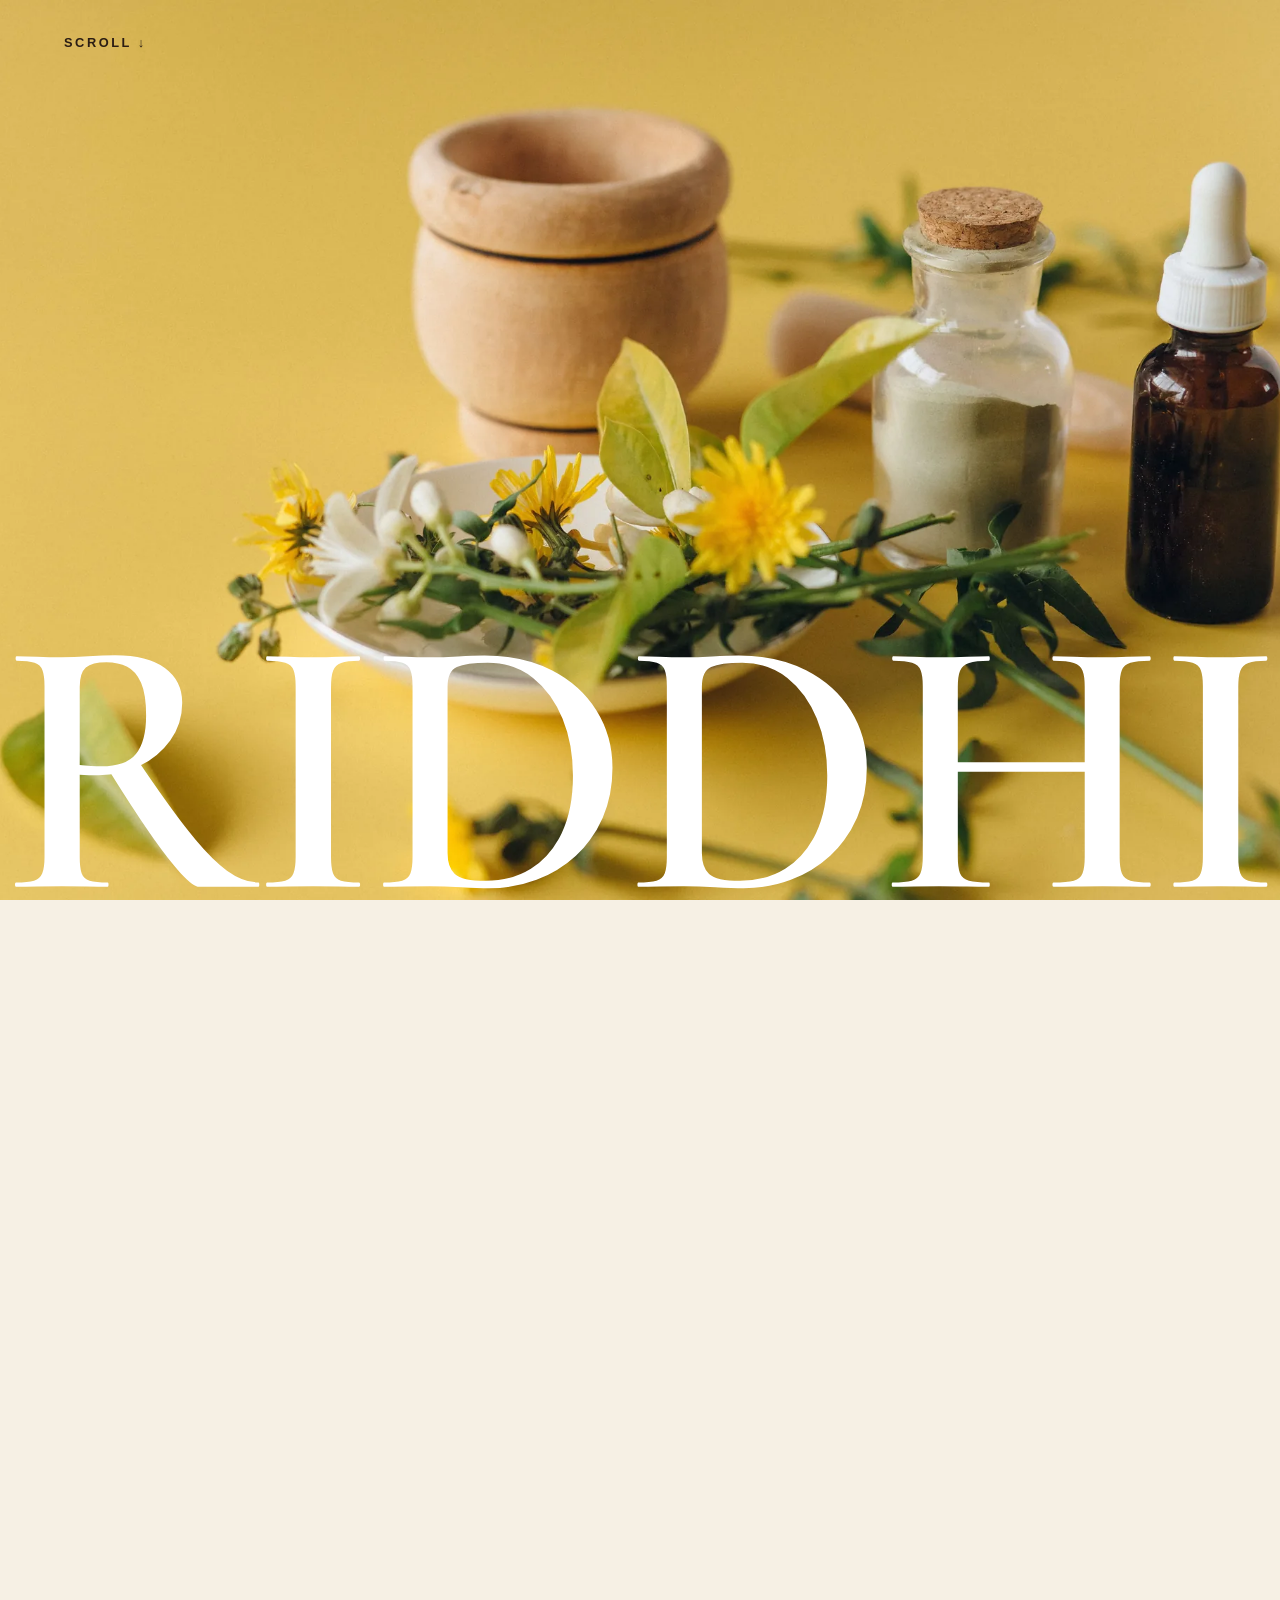
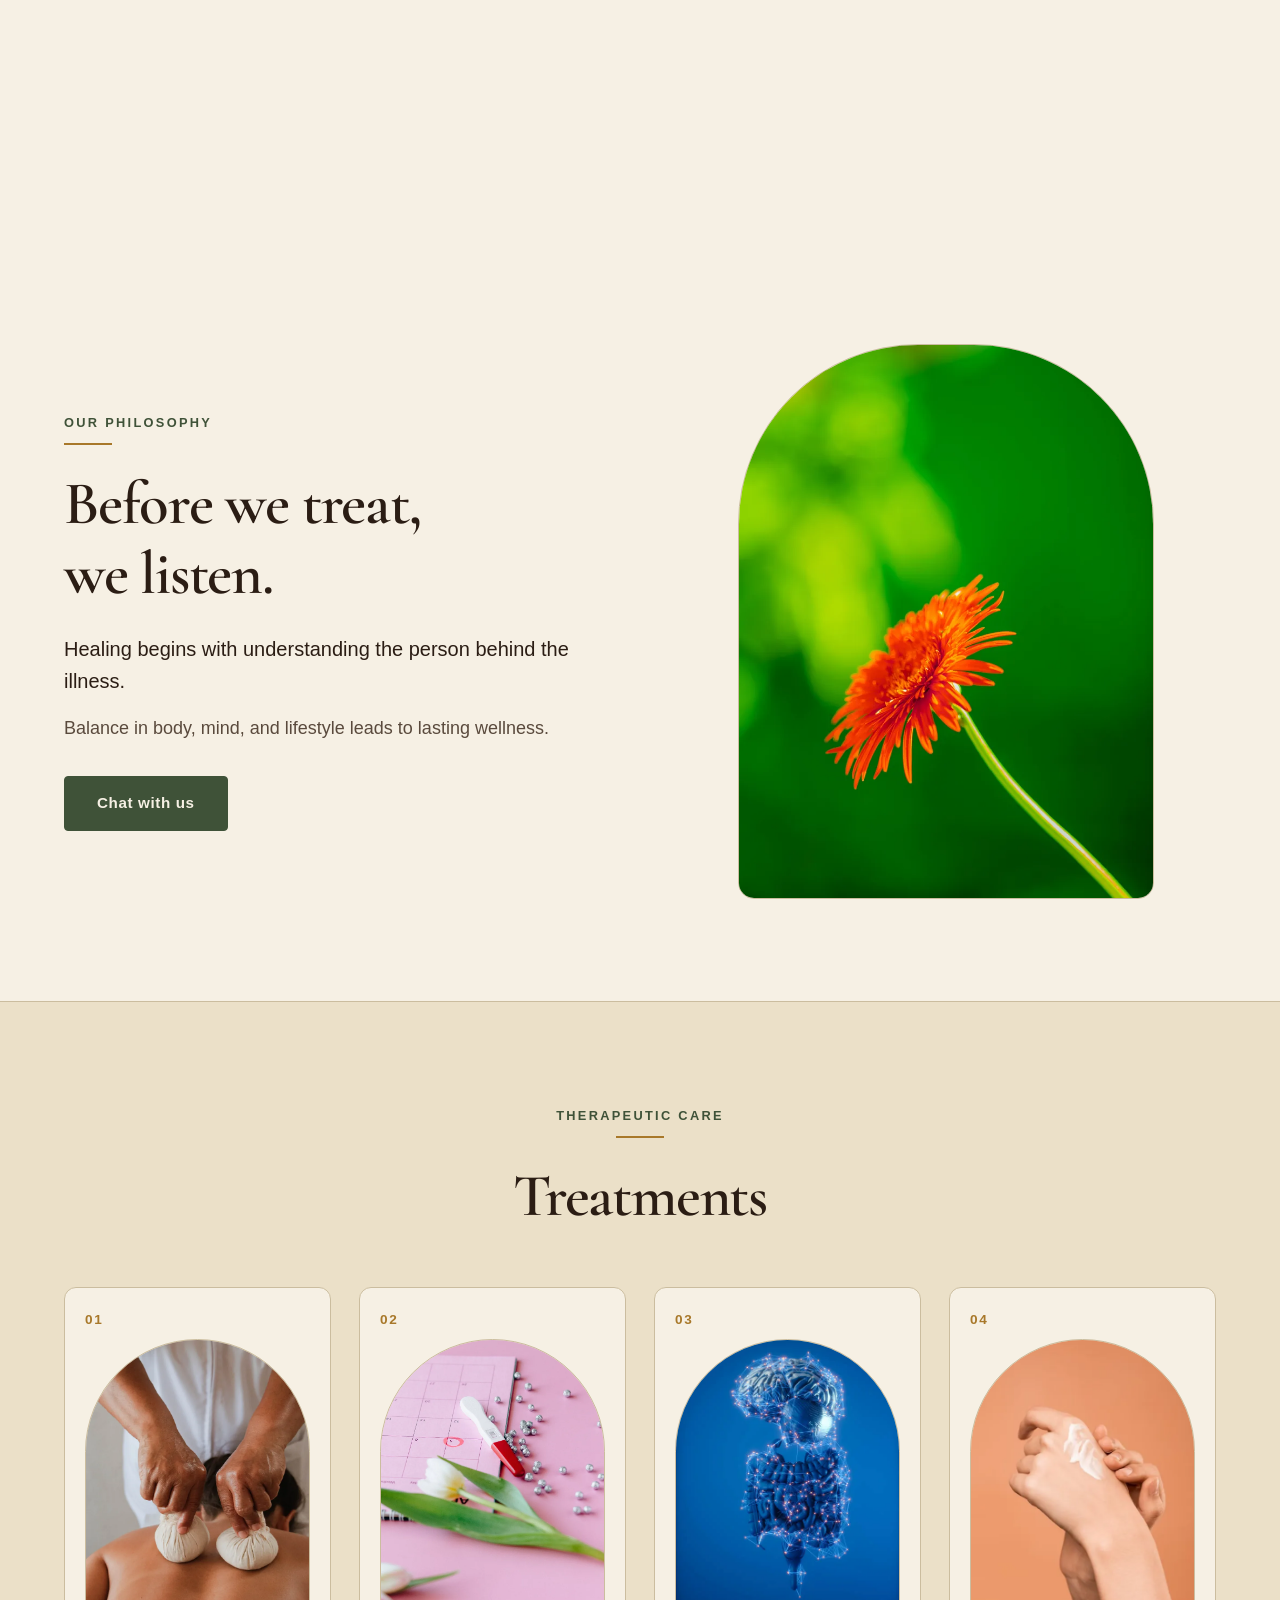
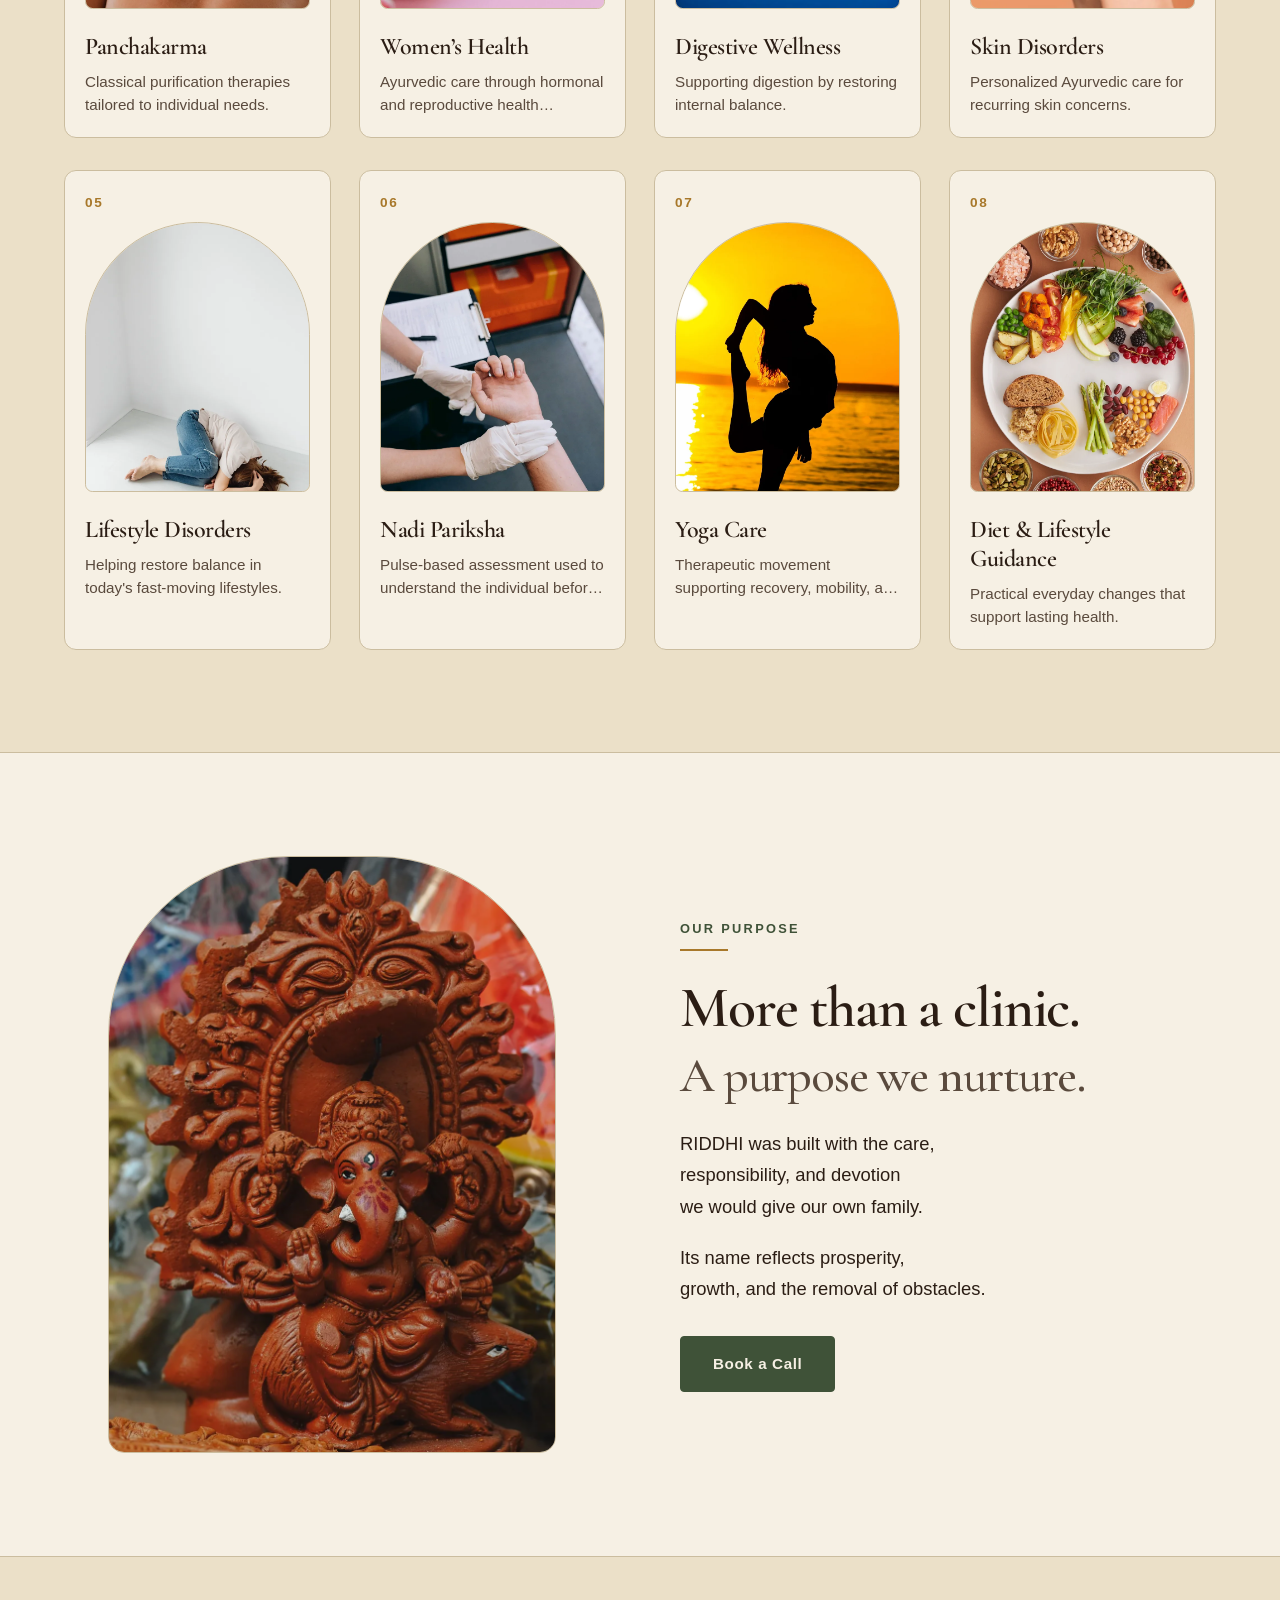
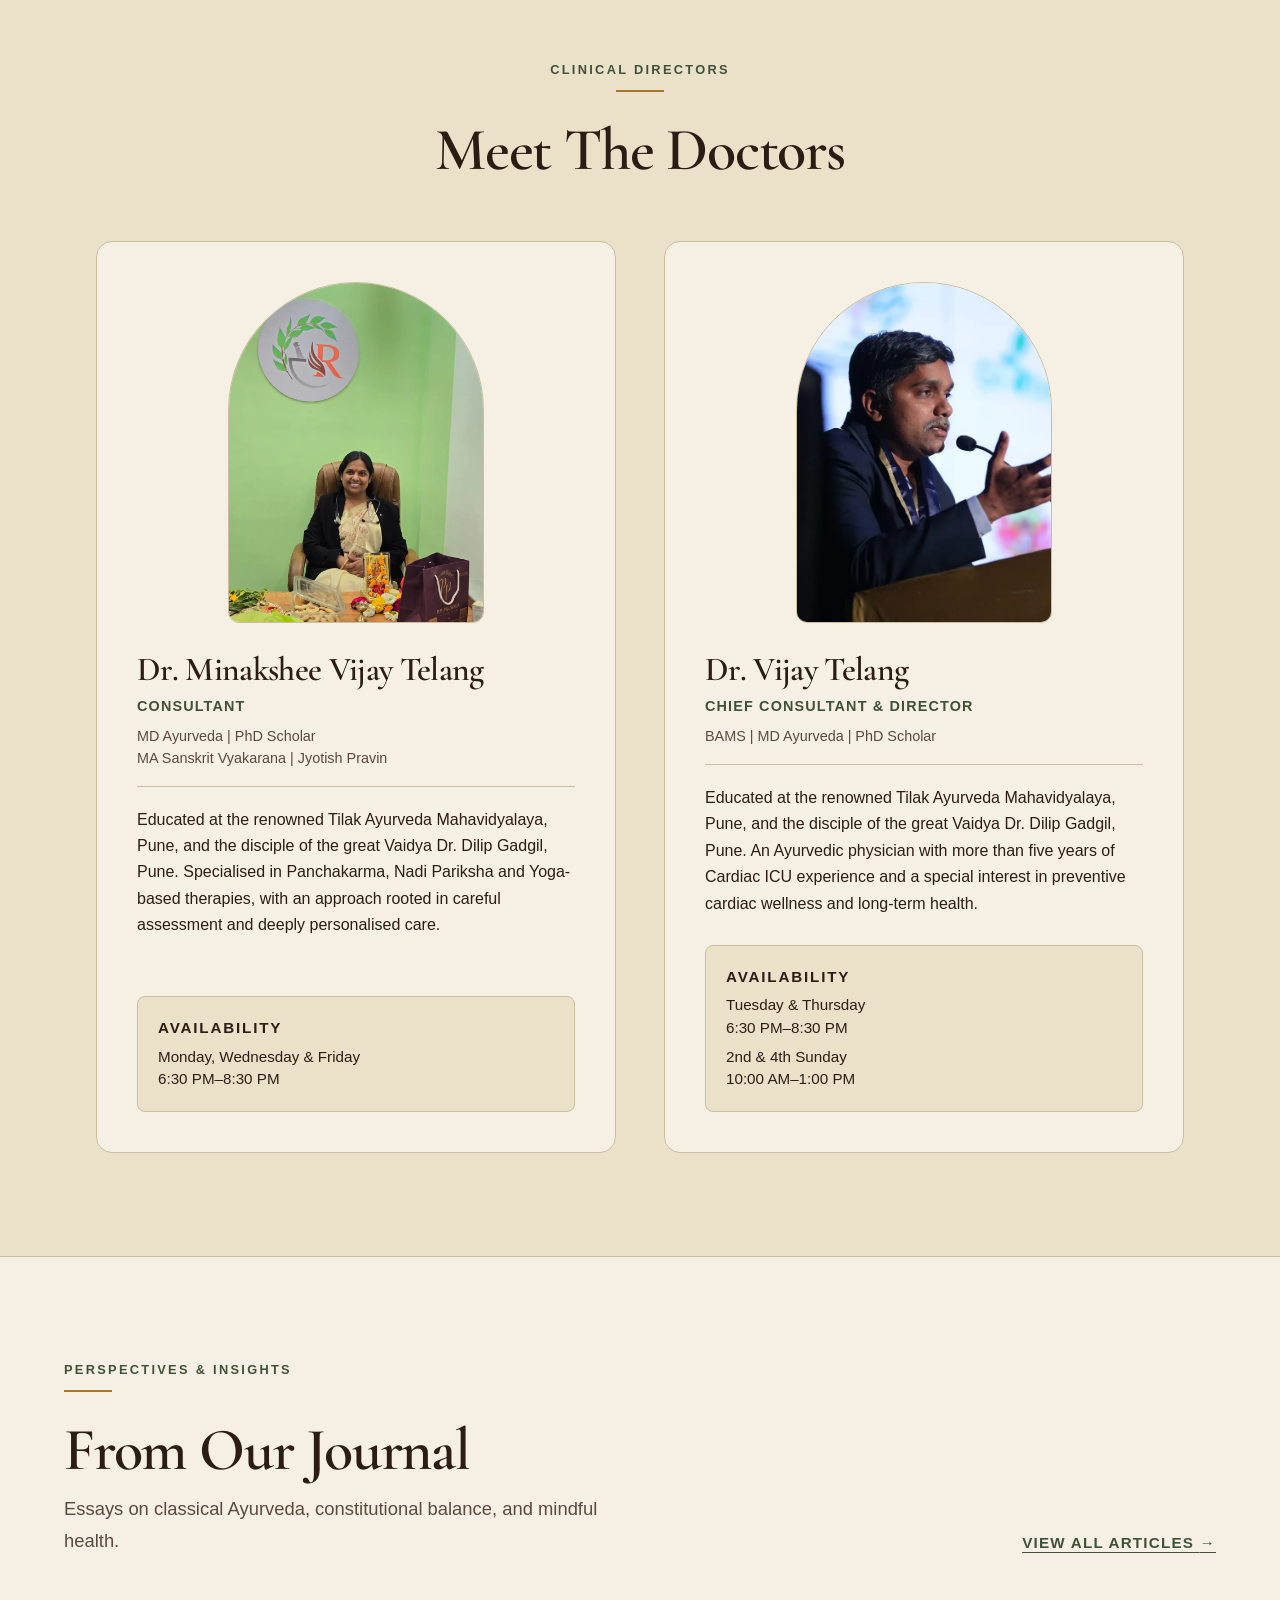
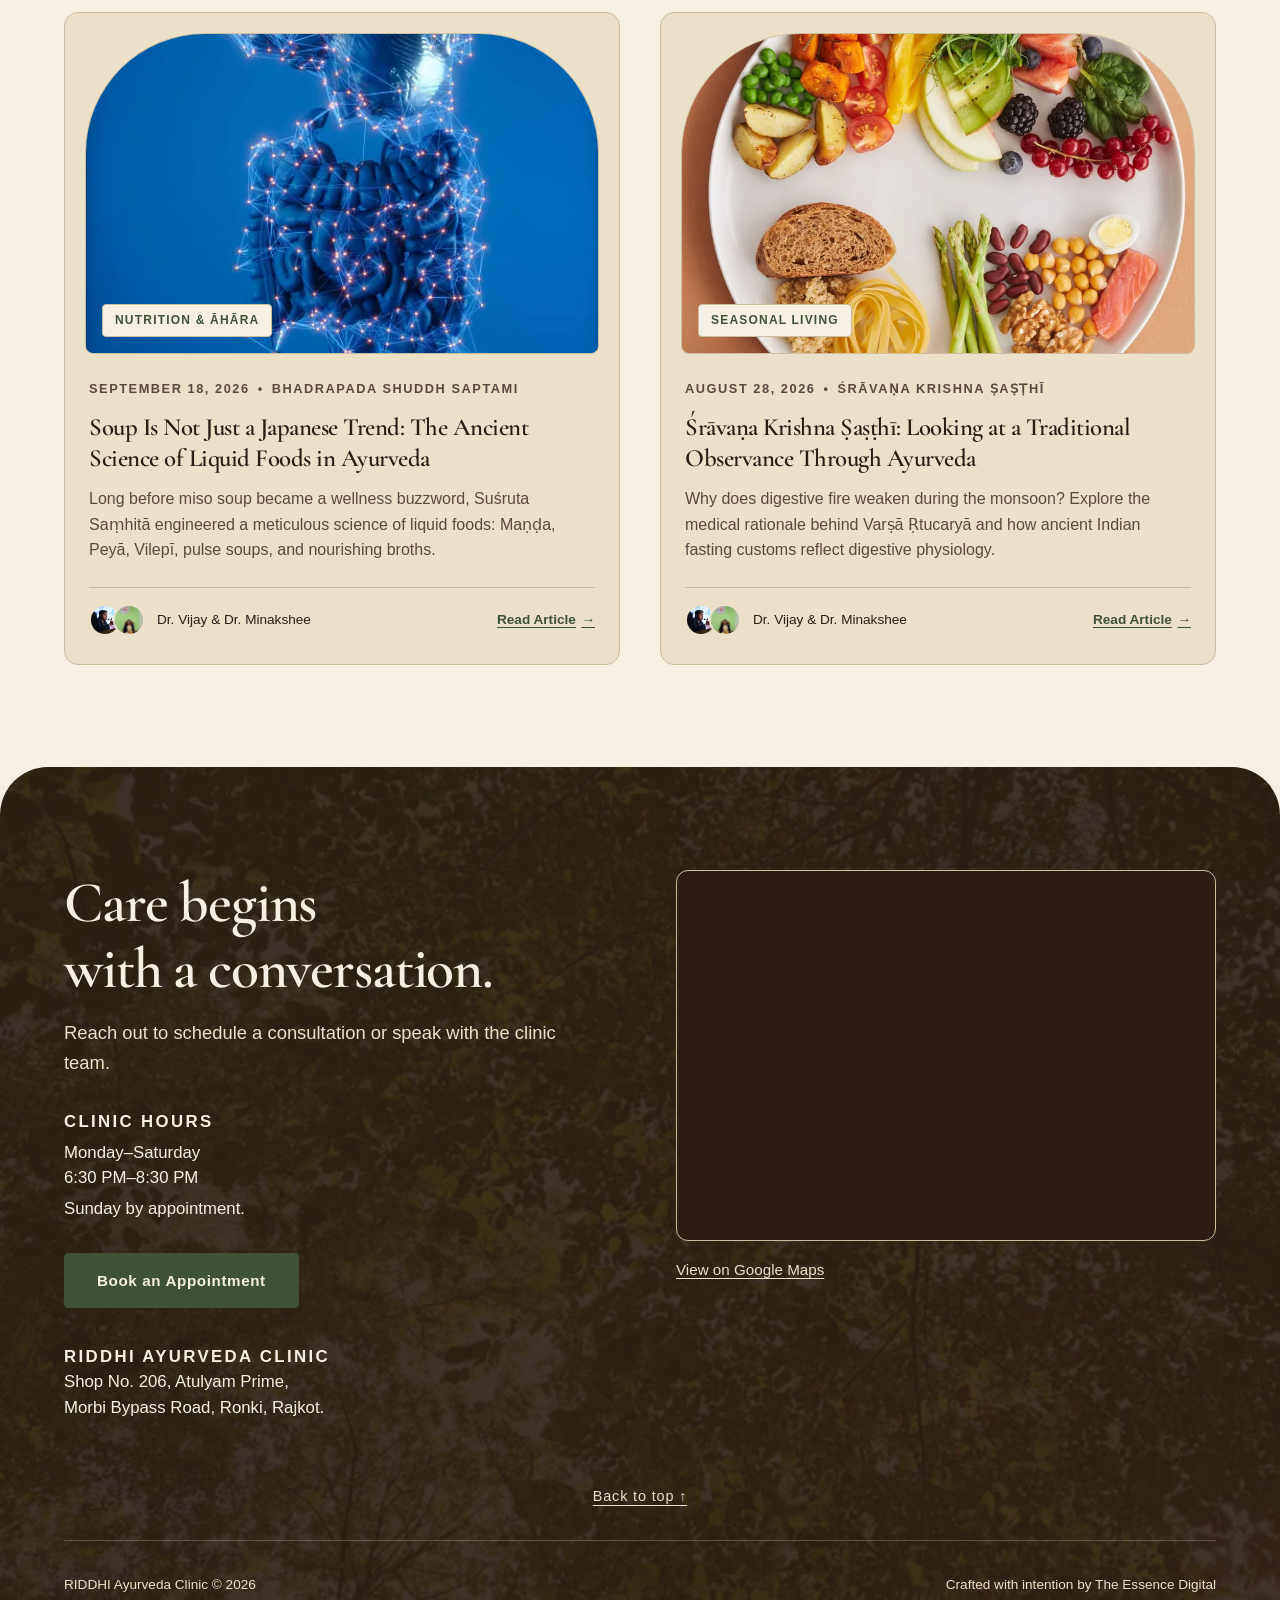
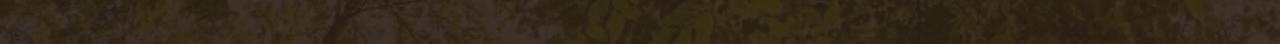
<file: index.html>
<!doctype html>
<html lang="en" class="is-loading">

<head>
	<meta charset="UTF-8" />
	<meta name="viewport" content="width=device-width, initial-scale=1" />
	<meta name="theme-color" content="#18100d" />
	<meta name="description"
		content="Riddhi Ayurveda Clinic — return to balance. Panchkarma and Yoga-Care in Rajkot, India." />

	<!-- Self-hosted Cormorant Garamond font preloads -->
	<link rel="preload" href="./assets/fonts/cormorant-garamond-600.woff2" as="font" type="font/woff2" crossorigin />
	<link rel="preload" href="./assets/fonts/cormorant-garamond-500.woff2" as="font" type="font/woff2" crossorigin />

	<!-- Hero image preload -->
	<link rel="preload" as="image" href="./assets/images/hero.webp" fetchpriority="high" />

	<link rel="stylesheet" href="styles.css" />
	<noscript>
		<style>
			html.is-loading .site-header,
			.site-header,
			.hero__image,
			.hero__title-line-inner,
			.hero__statement,
			.hero .primary-action,
			.fade-in,
			.fade-in>* {
				opacity: 1 !important;
				visibility: visible !important;
				transform: none !important;
				transition: none !important;
			}
		</style>
	</noscript>
	<title>Riddhi Ayurveda Clinic</title>
</head>

<body>
	<!-- 1px Sentinel for Navbar solid transition -->
	<div id="top-sentinel" class="top-sentinel" aria-hidden="true"></div>

	<!-- Navigation Header -->
	<header class="site-header">
		<div class="brand-lockup">
			<a class="brand-wordmark" href="#top" aria-label="RIDDHI home">RIDDHI</a>
		</div>

		<nav class="desktop-nav" aria-label="Primary navigation">
			<a href="#treatments">Treatments</a>
			<a href="#journey">Our Journey</a>
			<a href="#doctors">Meet the Doctors</a>
			<a href="#stories">Real Stories</a>
			<a href="blogs.html">Blog</a>
			<a href="https://wa.me/918793219610" target="_blank" rel="noopener noreferrer">Book an Appointment</a>
		</nav>

		<button class="menu-button" type="button" aria-controls="mobile-menu" aria-expanded="false"
			aria-label="Open navigation menu">
			<span class="sr-only">Open menu</span>
			<span aria-hidden="true"></span>
			<span aria-hidden="true"></span>
		</button>
	</header>

	<main>
		<!-- Hero Section -->
		<section id="top" class="hero" aria-labelledby="hero-title">
			<div class="hero__stage">
				<div class="hero__panel" aria-hidden="true">
					<div class="hero__photo">
						<img class="hero__image" src="./assets/images/hero.webp" alt="" fetchpriority="high"
							width="1920" height="1280" />
					</div>
					<p class="hero__wordmark"><span class="wm"><span class="wm-c"><span>R</span></span><span
								class="wm-c"><span>I</span></span><span class="wm-c"><span>D</span></span><span
								class="wm-c"><span>D</span></span><span class="wm-c"><span>H</span></span><span
								class="wm-c"><span>I</span></span></span></p>
					<span class="hero__cue">Scroll &darr;</span>
				</div>

				<div class="hero__content">
					<h1 id="hero-title" class="hero__title">
						<span class="hero__title-line"><span class="hero__title-line-inner">Return to</span></span>
						<span class="hero__title-line"><span class="hero__title-line-inner">balance.</span></span>
					</h1>
					<p class="hero__statement">Panchkarma and Yoga-Care<br />in Rajkot, India.</p>
				</div>
			</div>
		</section>

		<!-- Philosophy Section -->
		<section id="philosophy" class="philosophy-section" aria-labelledby="philosophy-title">
			<div class="philosophy-layout fade-in">
				<div class="philosophy-inner">
					<span class="section-label">OUR PHILOSOPHY</span>
					<hr class="section-rule section-rule--left" />
					<h2 id="philosophy-title" class="philosophy-title">Before we treat,<br />we listen.</h2>
					<div class="philosophy-body">
						<p class="philosophy-support">Healing begins with understanding the person behind the illness.
						</p>
						<p class="philosophy-closing">Balance in body, mind, and lifestyle leads to lasting wellness.
						</p>
						<div class="philosophy-actions">
							<a class="primary-action philosophy-action" href="https://wa.me/918793219610"
								target="_blank" rel="noopener noreferrer">Chat with us</a>
						</div>
					</div>
				</div>

				<div class="philosophy-media">
					<div class="arch-frame philosophy-frame">
						<img src="./assets/images/philosophy-leaves.webp"
							alt="Medicinal herbs and Ayurvedic botanical leaves" width="767" height="1200"
							loading="lazy" />
					</div>
				</div>
			</div>
		</section>

		<!-- Treatments Section -->
		<section id="treatments" class="care-section" aria-labelledby="care-title">
			<div class="care-section__header fade-in">
				<span class="section-label">THERAPEUTIC CARE</span>
				<hr class="section-rule" />
				<h2 id="care-title" class="care-section__title">Treatments</h2>
			</div>

			<div class="care-grid fade-in">
				<!-- Card 01 -->
				<article class="care-card">
					<div class="care-card__top">
						<span class="care-numeral">01</span>
					</div>
					<div class="care-card__media">
						<img src="./assets/images/panchakarma.webp" alt="A restorative herbal compress treatment"
							width="675" height="1200" loading="lazy" />
					</div>
					<div class="care-card__body">
						<h3>Panchakarma</h3>
						<p>Classical purification therapies tailored to individual needs.</p>
					</div>
				</article>

				<!-- Card 02 -->
				<article class="care-card">
					<div class="care-card__top">
						<span class="care-numeral">02</span>
					</div>
					<div class="care-card__media">
						<img src="./assets/images/womens-health.webp"
							alt="A calendar and pregnancy test arranged with a tulip" width="799" height="1200"
							loading="lazy" />
					</div>
					<div class="care-card__body">
						<h3>Women&rsquo;s Health</h3>
						<p>Ayurvedic care through hormonal and reproductive health concerns.</p>
					</div>
				</article>

				<!-- Card 03 -->
				<article class="care-card">
					<div class="care-card__top">
						<span class="care-numeral">03</span>
					</div>
					<div class="care-card__media">
						<img src="./assets/images/digestive-wellness.webp"
							alt="An illustrative view of the digestive system" width="490" height="612"
							loading="lazy" />
					</div>
					<div class="care-card__body">
						<h3>Digestive Wellness</h3>
						<p>Supporting digestion by restoring internal balance.</p>
					</div>
				</article>

				<!-- Card 04 -->
				<article class="care-card">
					<div class="care-card__top">
						<span class="care-numeral">04</span>
					</div>
					<div class="care-card__media">
						<img src="./assets/images/skin-disorders.webp" alt="Hands applying a restorative cream"
							width="500" height="749" loading="lazy" />
					</div>
					<div class="care-card__body">
						<h3>Skin Disorders</h3>
						<p>Personalized Ayurvedic care for recurring skin concerns.</p>
					</div>
				</article>

				<!-- Card 05 -->
				<article class="care-card">
					<div class="care-card__top">
						<span class="care-numeral">05</span>
					</div>
					<div class="care-card__media">
						<img src="./assets/images/lifestyle-disorders.webp"
							alt="A person resting in a quiet, minimal room" width="799" height="1200" loading="lazy" />
					</div>
					<div class="care-card__body">
						<h3>Lifestyle Disorders</h3>
						<p>Helping restore balance in today's fast-moving lifestyles.</p>
					</div>
				</article>

				<!-- Card 06 -->
				<article class="care-card">
					<div class="care-card__top">
						<span class="care-numeral">06</span>
					</div>
					<div class="care-card__media">
						<img src="./assets/images/nadi-pariksha.webp" alt="A practitioner checking a patient's pulse"
							width="799" height="1200" loading="lazy" />
					</div>
					<div class="care-card__body">
						<h3>Nadi Pariksha</h3>
						<p>Pulse-based assessment used to understand the individual before treatment.</p>
					</div>
				</article>

				<!-- Card 07 -->
				<article class="care-card">
					<div class="care-card__top">
						<span class="care-numeral">07</span>
					</div>
					<div class="care-card__media">
						<img src="./assets/images/yoga-care.webp" alt="A person practising yoga at sunset" width="799"
							height="1200" loading="lazy" />
					</div>
					<div class="care-card__body">
						<h3>Yoga Care</h3>
						<p>Therapeutic movement supporting recovery, mobility, and balance.</p>
					</div>
				</article>

				<!-- Card 08 -->
				<article class="care-card">
					<div class="care-card__top">
						<span class="care-numeral">08</span>
					</div>
					<div class="care-card__media">
						<img src="./assets/images/diet-guidance.webp"
							alt="A balanced meal with grains, vegetables, fruit, and spices" width="799" height="1200"
							loading="lazy" />
					</div>
					<div class="care-card__body">
						<h3>Diet &amp; Lifestyle Guidance</h3>
						<p>Practical everyday changes that support lasting health.</p>
					</div>
				</article>
			</div>
		</section>

		<!-- Journey Section -->
		<section id="journey" class="journey-section" aria-labelledby="journey-title">
			<div class="journey-layout fade-in">
				<div class="journey-media">
					<div class="arch-frame journey-frame">
						<img src="./assets/images/journey-ganesha.webp" alt="Ganesha sculpture in quiet devotion"
							width="899" height="1200" loading="lazy" />
					</div>
				</div>

				<div class="journey-content">
					<span class="section-label">OUR PURPOSE</span>
					<hr class="section-rule section-rule--left" />
					<h2 id="journey-title" class="journey-title">More than a clinic.<span>A purpose we nurture.</span>
					</h2>

					<div class="journey-story">
						<p>RIDDHI was built with the care,<br />responsibility, and devotion<br />we would give our own
							family.</p>
						<p>Its name reflects prosperity,<br />growth, and the removal of obstacles.</p>
					</div>

					<div class="journey-actions">
						<a class="primary-action journey-action" href="https://wa.me/918793219610" target="_blank"
							rel="noopener noreferrer">Book a Call</a>
					</div>
				</div>
			</div>
		</section>

		<!-- Doctors Section -->
		<section id="doctors" class="doctors-section" aria-labelledby="doctors-title">
			<div class="section-header fade-in">
				<span class="section-label">CLINICAL DIRECTORS</span>
				<hr class="section-rule" />
				<h2 id="doctors-title" class="section-title">Meet The Doctors</h2>
			</div>

			<div class="doctors-spread fade-in">
				<!-- Doctor 1: Dr. Minakshee -->
				<article class="doctor-card" aria-labelledby="minakshee-name">
					<div class="doctor-photo">
						<img src="./assets/images/dr-minakshee.webp"
							alt="Dr. Minakshee Vijay Telang seated in her clinic" width="900" height="1200"
							loading="lazy" />
					</div>
					<div class="doctor-description">
						<h3 id="minakshee-name" class="doctor-name">Dr. Minakshee Vijay Telang</h3>
						<p class="doctor-role">Consultant</p>
						<p class="doctor-credentials">MD Ayurveda | PhD Scholar<br />MA Sanskrit Vyakarana | Jyotish
							Pravin</p>
						<p class="doctor-bio">Educated at the renowned Tilak Ayurveda Mahavidyalaya, Pune, and the
							disciple of the great Vaidya Dr. Dilip Gadgil, Pune. Specialised in Panchakarma, Nadi
							Pariksha and Yoga-based therapies, with an approach rooted in careful assessment and deeply
							personalised care.</p>
						<div class="doctor-availability">
							<p class="doctor-availability__label">Availability</p>
							<p>Monday, Wednesday &amp; Friday<br />6:30 PM&ndash;8:30 PM</p>
						</div>
					</div>
				</article>

				<!-- Doctor 2: Dr. Vijay -->
				<article class="doctor-card" aria-labelledby="vijay-name">
					<div class="doctor-photo">
						<img src="./assets/images/dr-vijay.webp" alt="Dr. Vijay Telang with a young patient"
							width="1200" height="799" loading="lazy" />
					</div>
					<div class="doctor-description">
						<h3 id="vijay-name" class="doctor-name">Dr. Vijay Telang</h3>
						<p class="doctor-role">Chief Consultant &amp; Director</p>
						<p class="doctor-credentials">BAMS | MD Ayurveda | PhD Scholar</p>
						<p class="doctor-bio">Educated at the renowned Tilak Ayurveda Mahavidyalaya, Pune, and the
							disciple of the great Vaidya Dr. Dilip Gadgil, Pune. An Ayurvedic physician with more than
							five years of Cardiac ICU experience and a special interest in preventive cardiac wellness
							and long-term health.</p>
						<div class="doctor-availability">
							<p class="doctor-availability__label">Availability</p>
							<p>Tuesday &amp; Thursday<br />6:30 PM&ndash;8:30 PM</p>
							<p>2nd &amp; 4th Sunday<br />10:00 AM&ndash;1:00 PM</p>
						</div>
					</div>
				</article>
			</div>
		</section>

		<!-- Stories Anchor -->
		<section id="stories" class="stories-section" aria-label="Real Stories">
			<h2 id="stories-title" class="sr-only">Real Stories</h2>
		</section>

		<!-- Journal Section -->
		<section id="journal" class="journal-section" aria-labelledby="journal-title">
			<div class="journal-header fade-in">
				<div>
					<span class="section-label">PERSPECTIVES &amp; INSIGHTS</span>
					<hr class="section-rule section-rule--left" />
					<h2 id="journal-title" class="journal-title">From Our Journal</h2>
					<p class="journal-subtitle">Essays on classical Ayurveda, constitutional balance, and mindful
						health.</p>
				</div>
				<a class="text-action" href="blogs.html">
					View All Articles <span aria-hidden="true">&rarr;</span>
				</a>
			</div>

			<div class="blog-grid fade-in">
				<!-- Article 1 -->
				<article class="blog-card">
					<a href="blog/science-of-liquid-foods-in-ayurveda.html" class="blog-card-media" tabindex="-1"
						aria-hidden="true">
						<img src="./assets/images/digestive-wellness.webp"
							alt="Ayurvedic liquid food preparation and digestive wellness" width="490" height="612"
							loading="lazy" />
						<span class="blog-card-category">Nutrition &amp; Āhāra</span>
					</a>
					<div class="blog-card-content">
						<div class="blog-card-meta">
							<time datetime="2026-09-18">September 18, 2026</time>
							<span aria-hidden="true">&bull;</span>
							<span>Bhadrapada Shuddh Saptami</span>
						</div>
						<h3 class="blog-card-title">
							<a href="blog/science-of-liquid-foods-in-ayurveda.html">
								Soup Is Not Just a Japanese Trend: The Ancient Science of Liquid Foods in Ayurveda
							</a>
						</h3>
						<p class="blog-card-excerpt">
							Long before miso soup became a wellness buzzword, Suśruta Saṃhitā engineered a meticulous
							science of liquid foods: Maṇḍa, Peyā, Vilepī, pulse soups, and nourishing broths.
						</p>
						<div class="blog-card-footer">
							<div class="blog-card-author">
								<div class="blog-author-avatar-group">
									<img src="./assets/images/dr-vijay.webp" alt="Dr. Vijay Telang" width="32"
										height="32" class="blog-author-avatar" loading="lazy" />
									<img src="./assets/images/dr-minakshee.webp" alt="Dr. Minakshee Vijay Telang"
										width="32" height="32" class="blog-author-avatar" loading="lazy" />
								</div>
								<span>Dr. Vijay &amp; Dr. Minakshee</span>
							</div>
							<a href="blog/science-of-liquid-foods-in-ayurveda.html" class="blog-card-cta"
								aria-label="Read article: Soup Is Not Just a Japanese Trend: The Ancient Science of Liquid Foods in Ayurveda">
								Read Article <span aria-hidden="true">&rarr;</span>
							</a>
						</div>
					</div>
				</article>

				<!-- Article 2 -->
				<article class="blog-card">
					<a href="blog/sravana-krishna-shashthi-monsoon-ayurveda.html" class="blog-card-media" tabindex="-1"
						aria-hidden="true">
						<img src="./assets/images/diet-guidance.webp"
							alt="Ayurvedic monsoon seasonal nutrition and diet" width="799" height="1200"
							loading="lazy" />
						<span class="blog-card-category">Seasonal Living</span>
					</a>
					<div class="blog-card-content">
						<div class="blog-card-meta">
							<time datetime="2026-08-28">August 28, 2026</time>
							<span aria-hidden="true">&bull;</span>
							<span>Śrāvaṇa Krishna Ṣaṣṭhī</span>
						</div>
						<h3 class="blog-card-title">
							<a href="blog/sravana-krishna-shashthi-monsoon-ayurveda.html">
								Śrāvaṇa Krishna Ṣaṣṭhī: Looking at a Traditional Observance Through Ayurveda
							</a>
						</h3>
						<p class="blog-card-excerpt">
							Why does digestive fire weaken during the monsoon? Explore the medical rationale behind
							Varṣā Ṛtucaryā and how ancient Indian fasting customs reflect digestive physiology.
						</p>
						<div class="blog-card-footer">
							<div class="blog-card-author">
								<div class="blog-author-avatar-group">
									<img src="./assets/images/dr-vijay.webp" alt="Dr. Vijay Telang" width="32"
										height="32" class="blog-author-avatar" loading="lazy" />
									<img src="./assets/images/dr-minakshee.webp" alt="Dr. Minakshee Vijay Telang"
										width="32" height="32" class="blog-author-avatar" loading="lazy" />
								</div>
								<span>Dr. Vijay &amp; Dr. Minakshee</span>
							</div>
							<a href="blog/sravana-krishna-shashthi-monsoon-ayurveda.html" class="blog-card-cta"
								aria-label="Read article: Śrāvaṇa Krishna Ṣaṣṭhī: Looking at a Traditional Observance Through Ayurveda">
								Read Article <span aria-hidden="true">&rarr;</span>
							</a>
						</div>
					</div>
				</article>
			</div>
		</section>

		<!-- Contact & Footer Section -->
		<section id="contact" class="contact-section" aria-labelledby="contact-title">
			<div class="contact-layout fade-in">
				<div class="contact-content">
					<h2 id="contact-title" class="contact-title">Care begins<br />with a conversation.</h2>
					<p class="contact-support">Reach out to schedule a consultation or speak with the clinic team.</p>

					<div class="contact-hours">
						<p class="contact-details__label">Clinic Hours</p>
						<p>Monday&ndash;Saturday<br />6:30 PM&ndash;8:30 PM</p>
						<p>Sunday by appointment.</p>
					</div>

					<div class="contact-actions">
						<a class="primary-action contact-primary" href="https://wa.me/918793219610" target="_blank"
							rel="noopener noreferrer">Book an Appointment</a>
					</div>

					<address class="contact-address">
						<p class="contact-details__label">RIDDHI Ayurveda Clinic</p>
						<p>Shop No. 206, Atulyam Prime,<br />Morbi Bypass Road, Ronki, Rajkot.</p>
					</address>
				</div>

				<div class="contact-map-column">
					<div class="contact-map">
						<iframe
							src="https://www.google.com/maps/embed?pb=!1m18!1m12!1m3!1d3690.084278660608!2d70.78016947415281!3d22.350446379650467!2m3!1f0!2f0!3f0!3m2!1i1024!2i768!4f13.1!3m3!1m2!1s0x3959c9337be4d191%3A0x764aa798b7d2aed9!2sRIDDHI%20AYURVEDA%20CLINIC!5e0!3m2!1sen!2sin!4v1784940006522!5m2!1sen!2sin"
							title="RIDDHI Ayurveda Clinic location on Google Maps" width="600" height="400"
							loading="lazy" allowfullscreen referrerpolicy="strict-origin-when-cross-origin"></iframe>
					</div>
					<a class="contact-map-link"
						href="https://www.google.com/maps/search/?api=1&amp;query=RIDDHI%20AYURVEDA%20CLINIC%2C%20Rajkot"
						target="_blank" rel="noopener noreferrer">View on Google Maps</a>
				</div>
			</div>

			<a class="section-back-top" href="#top">Back to top <span aria-hidden="true">&uarr;</span></a>

			<footer class="site-footer">
				<p>RIDDHI Ayurveda Clinic &copy; 2026</p>
				<p>Crafted with intention by The Essence Digital</p>
			</footer>
		</section>
	</main>

	<!-- Mobile Navigation Drawer -->
	<nav id="mobile-menu" class="mobile-menu" aria-label="Mobile navigation" hidden>
		<div class="mobile-menu__top">
			<span class="brand-wordmark brand-wordmark--menu" aria-label="RIDDHI">RIDDHI</span>
			<button class="menu-close" type="button" aria-label="Close navigation menu">
				<span aria-hidden="true"></span>
				<span aria-hidden="true"></span>
			</button>
		</div>
		<div class="mobile-menu__links">
			<a href="#treatments">Treatments</a>
			<a href="#journey">Our Journey</a>
			<a href="#doctors">Meet the Doctors</a>
			<a href="#stories">Real Stories</a>
			<a href="blogs.html">Blog</a>
			<a class="mobile-menu__primary" href="https://wa.me/918793219610" target="_blank"
				rel="noopener noreferrer">Book an Appointment</a>
		</div>
	</nav>

	<script src="script.js" defer></script>
</body>

</html>
</file>
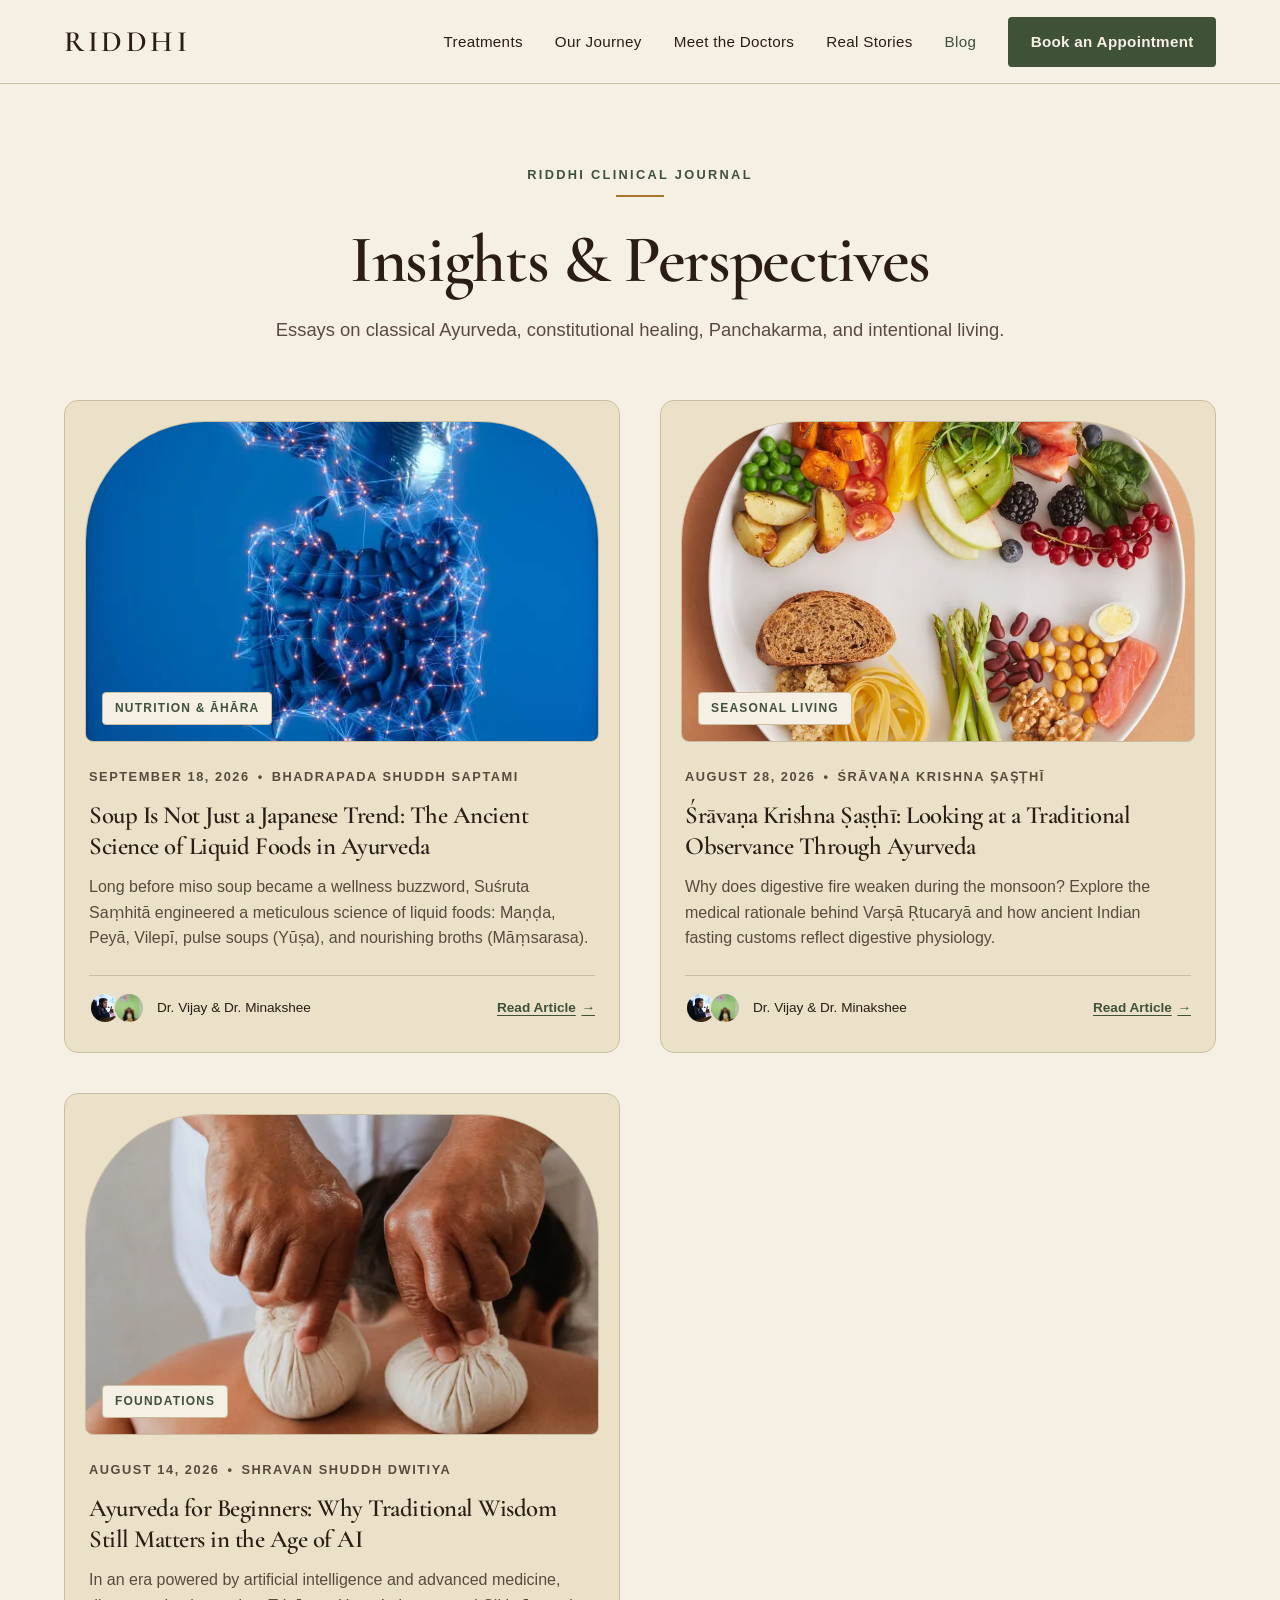
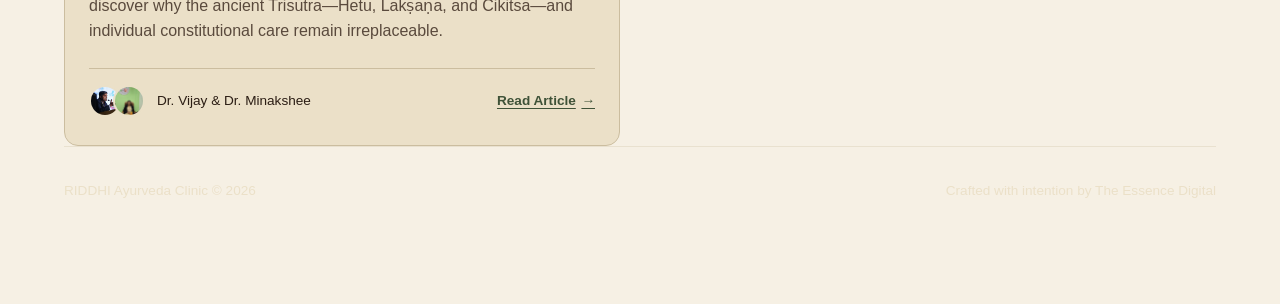
<file: blog/index.html>
<!doctype html>
<html lang="en">
  <head>
    <meta charset="UTF-8" />
    <meta http-equiv="refresh" content="0; url=../blogs.html" />
    <title>Redirecting to Journal - RIDDHI Ayurveda Clinic</title>
    <link rel="canonical" href="https://riddhiayurveda.online/blogs.html" />
    <script>
      window.location.replace('../blogs.html');
    </script>
  </head>
  <body>
    <p>Redirecting to <a href="../blogs.html">RIDDHI Ayurveda Journal</a>...</p>
  </body>
</html>
</file>
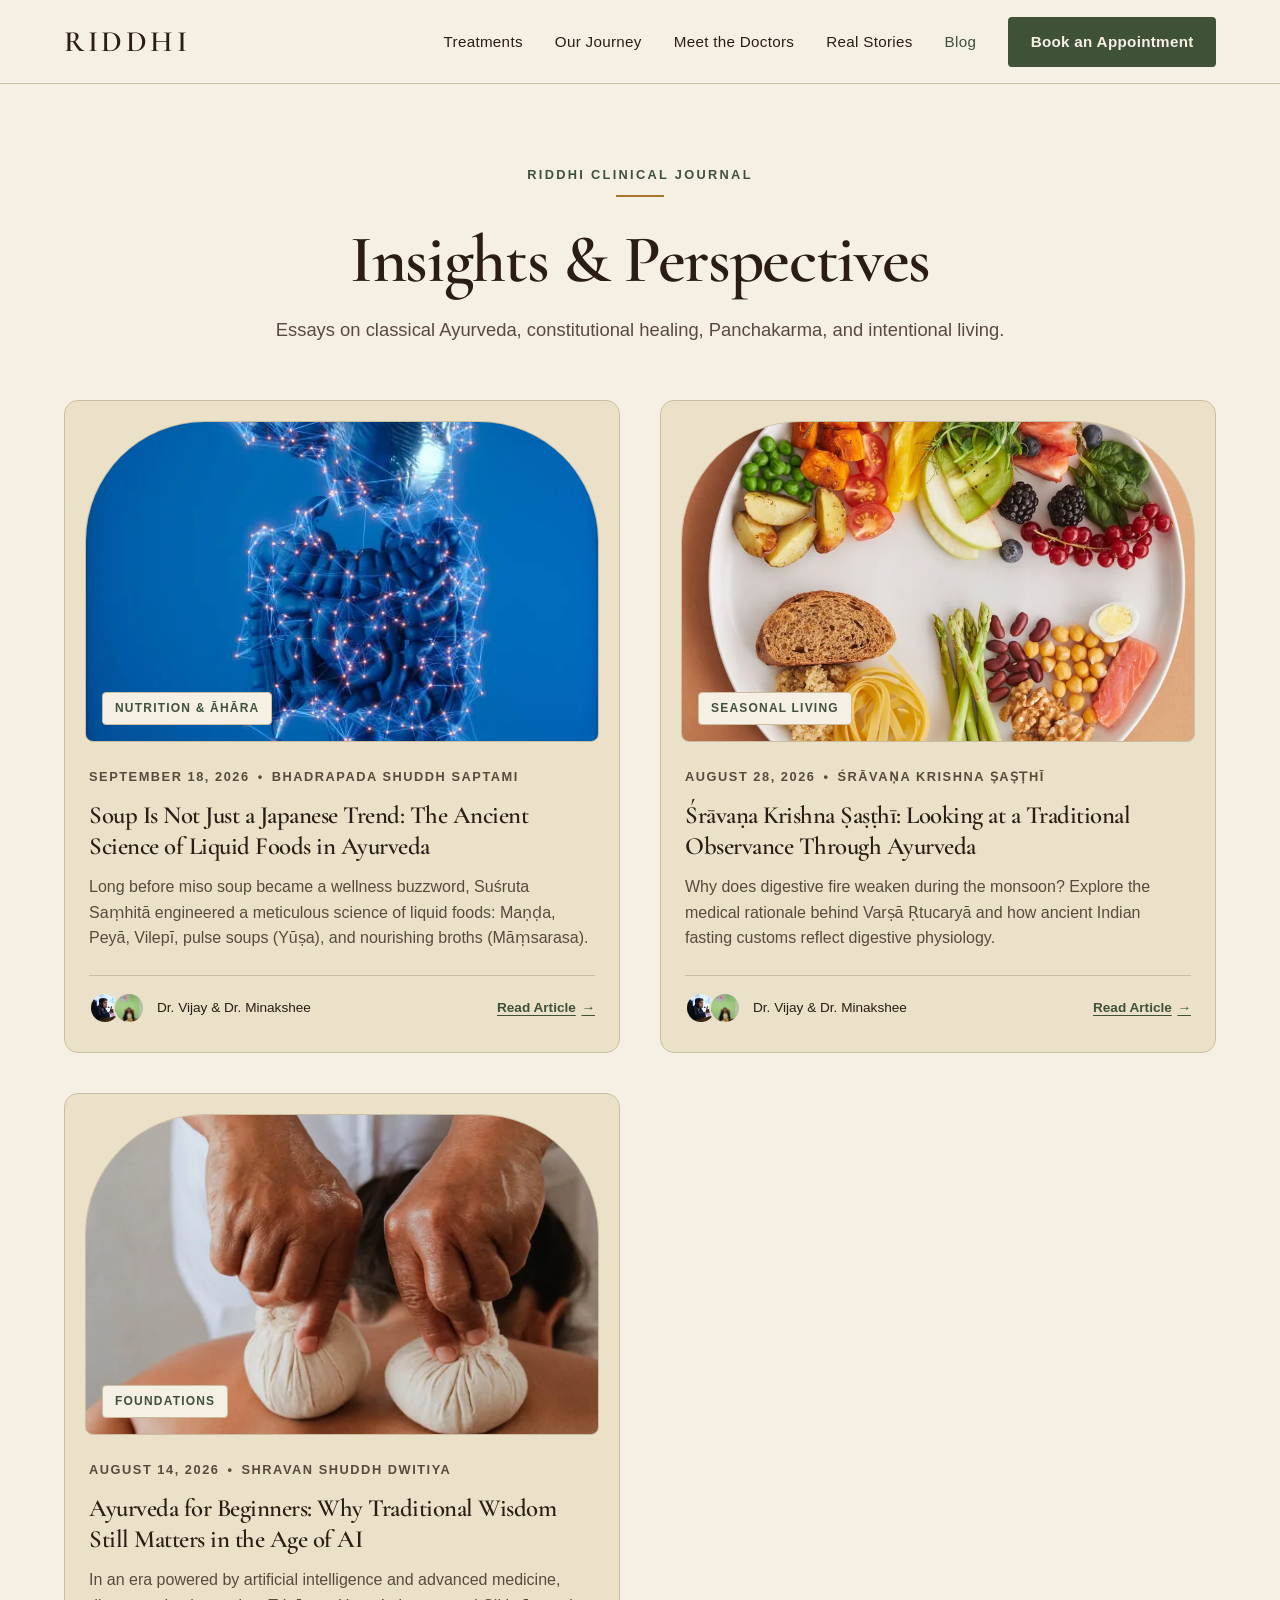
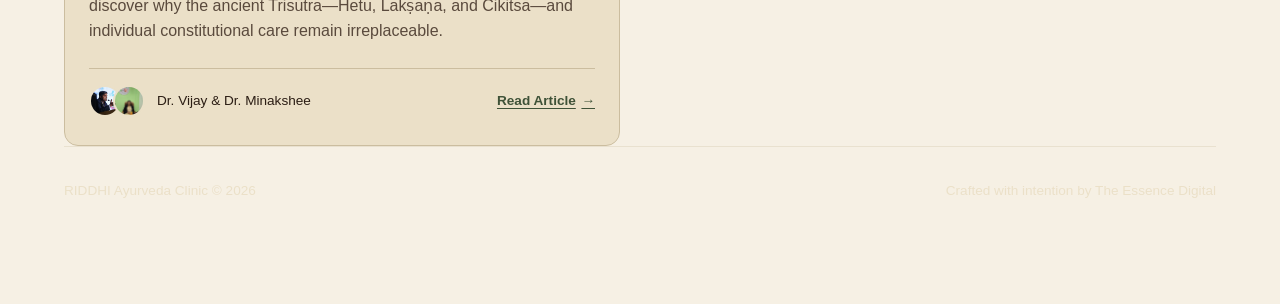
<file: blogs.html>
<!doctype html>
<html lang="en">
  <head>
    <meta charset="UTF-8" />
    <meta name="viewport" content="width=device-width, initial-scale=1" />
    <meta name="theme-color" content="#f6f0e4" />
    
    <title>Journal &amp; Insights — RIDDHI Ayurveda Clinic</title>
    <meta name="description" content="Read clinical insights, timeless philosophy, and practical guidance on classical Ayurveda, Panchakarma, nutrition, and holistic health from RIDDHI Ayurveda Clinic, Rajkot." />
    <link rel="canonical" href="https://riddhiayurveda.online/blogs.html" />

    <!-- Open Graph / Facebook -->
    <meta property="og:type" content="website" />
    <meta property="og:url" content="https://riddhiayurveda.online/blogs.html" />
    <meta property="og:title" content="Journal &amp; Insights — RIDDHI Ayurveda Clinic" />
    <meta property="og:description" content="Clinical insights on classical Ayurveda, Panchakarma, and holistic living from Dr. Vijay Telang and Dr. Minakshee Vijay Telang." />
    <meta property="og:image" content="https://riddhiayurveda.online/assets/images/panchakarma.webp" />

    <!-- Twitter -->
    <meta name="twitter:card" content="summary_large_image" />
    <meta name="twitter:title" content="Journal &amp; Insights — RIDDHI Ayurveda Clinic" />
    <meta name="twitter:description" content="Clinical insights on classical Ayurveda, Panchakarma, and holistic living from Dr. Vijay Telang and Dr. Minakshee Vijay Telang." />
    <meta name="twitter:image" content="https://riddhiayurveda.online/assets/images/panchakarma.webp" />

    <!-- Schema.org JSON-LD -->
    <script type="application/ld+json">
    {
      "@context": "https://schema.org",
      "@type": "Blog",
      "name": "RIDDHI Ayurveda Journal",
      "url": "https://riddhiayurveda.online/blogs.html",
      "description": "Insights on classical Ayurveda, Panchakarma, and integrative wellbeing.",
      "publisher": {
        "@type": "MedicalClinic",
        "name": "RIDDHI Ayurveda Clinic",
        "url": "https://riddhiayurveda.online"
      },
      "blogPost": [
        {
          "@type": "BlogPosting",
          "headline": "Soup Is Not Just a Japanese Trend: The Ancient Science of Liquid Foods in Ayurveda",
          "url": "https://riddhiayurveda.online/blog/science-of-liquid-foods-in-ayurveda.html",
          "datePublished": "2026-09-18T00:00:00+05:30",
          "author": {
            "@type": "Person",
            "name": "Dr. Vijay Telang"
          }
        },
        {
          "@type": "BlogPosting",
          "headline": "Śrāvaṇa Krishna Ṣaṣṭhī: Looking at a Traditional Observance Through Ayurveda",
          "url": "https://riddhiayurveda.online/blog/sravana-krishna-shashthi-monsoon-ayurveda.html",
          "datePublished": "2026-08-28T00:00:00+05:30",
          "author": {
            "@type": "Person",
            "name": "Dr. Vijay Telang"
          }
        },
        {
          "@type": "BlogPosting",
          "headline": "Ayurveda for Beginners: Why Traditional Wisdom Still Matters in the Age of AI",
          "url": "https://riddhiayurveda.online/blog/ayurveda-for-beginners.html",
          "datePublished": "2026-08-14T00:00:00+05:30",
          "author": {
            "@type": "Person",
            "name": "Dr. Vijay Telang"
          }
        }
      ]
    }
    </script>

    <!-- Self-hosted font preloads -->
    <link rel="preload" href="./assets/fonts/cormorant-garamond-600.woff2" as="font" type="font/woff2" crossorigin />
    <link rel="preload" href="./assets/fonts/cormorant-garamond-500.woff2" as="font" type="font/woff2" crossorigin />

    <link rel="stylesheet" href="styles.css" />
  </head>
  <body>
    <!-- Sticky Navigation Header -->
    <header class="site-header">
      <div class="brand-lockup">
        <a class="brand-wordmark" href="index.html" aria-label="RIDDHI home">RIDDHI</a>
      </div>

      <nav class="desktop-nav" aria-label="Primary navigation">
        <a href="index.html#treatments">Treatments</a>
        <a href="index.html#journey">Our Journey</a>
        <a href="index.html#doctors">Meet the Doctors</a>
        <a href="index.html#stories">Real Stories</a>
        <a href="blogs.html" class="is-active">Blog</a>
        <a href="https://wa.me/918793219610" target="_blank" rel="noopener noreferrer">Book an Appointment</a>
      </nav>

      <button class="menu-button" type="button" aria-controls="mobile-menu" aria-expanded="false" aria-label="Open navigation menu">
        <span class="sr-only">Open menu</span>
        <span aria-hidden="true"></span>
        <span aria-hidden="true"></span>
      </button>
    </header>

    <main class="blog-container">
      <div class="blog-header fade-in">
        <span class="blog-eyebrow">RIDDHI CLINICAL JOURNAL</span>
        <hr class="section-rule" />
        <h1 class="blog-title">Insights &amp; Perspectives</h1>
        <p class="blog-subtitle">Essays on classical Ayurveda, constitutional healing, Panchakarma, and intentional living.</p>
      </div>

      <section class="blog-grid fade-in" aria-label="Articles">
        <!-- Article 1 (Newest) -->
        <article class="blog-card">
          <a href="blog/science-of-liquid-foods-in-ayurveda.html" class="blog-card-media" tabindex="-1" aria-hidden="true">
            <img src="./assets/images/digestive-wellness.webp" alt="Ayurvedic liquid food preparation and digestive wellness" width="490" height="612" loading="lazy" />
            <span class="blog-card-category">Nutrition &amp; Āhāra</span>
          </a>
          
          <div class="blog-card-content">
            <div class="blog-card-meta">
              <time datetime="2026-09-18">September 18, 2026</time>
              <span aria-hidden="true">&bull;</span>
              <span>Bhadrapada Shuddh Saptami</span>
            </div>
            
            <h2 class="blog-card-title">
              <a href="blog/science-of-liquid-foods-in-ayurveda.html">
                Soup Is Not Just a Japanese Trend: The Ancient Science of Liquid Foods in Ayurveda
              </a>
            </h2>
            
            <p class="blog-card-excerpt">
              Long before miso soup became a wellness buzzword, Suśruta Saṃhitā engineered a meticulous science of liquid foods: Maṇḍa, Peyā, Vilepī, pulse soups (Yūṣa), and nourishing broths (Māṃsarasa).
            </p>
            
            <div class="blog-card-footer">
              <div class="blog-card-author">
                <div class="blog-author-avatar-group">
                  <img src="./assets/images/dr-vijay.webp" alt="Dr. Vijay Telang" width="32" height="32" class="blog-author-avatar" loading="lazy" />
                  <img src="./assets/images/dr-minakshee.webp" alt="Dr. Minakshee Vijay Telang" width="32" height="32" class="blog-author-avatar" loading="lazy" />
                </div>
                <span>Dr. Vijay &amp; Dr. Minakshee</span>
              </div>
              
              <a 
                href="blog/science-of-liquid-foods-in-ayurveda.html" 
                class="blog-card-cta"
                aria-label="Read article: Soup Is Not Just a Japanese Trend: The Ancient Science of Liquid Foods in Ayurveda"
              >
                Read Article <span aria-hidden="true">&rarr;</span>
              </a>
            </div>
          </div>
        </article>

        <!-- Article 2 -->
        <article class="blog-card">
          <a href="blog/sravana-krishna-shashthi-monsoon-ayurveda.html" class="blog-card-media" tabindex="-1" aria-hidden="true">
            <img src="./assets/images/diet-guidance.webp" alt="Ayurvedic monsoon seasonal nutrition and diet" width="799" height="1200" loading="lazy" />
            <span class="blog-card-category">Seasonal Living</span>
          </a>
          
          <div class="blog-card-content">
            <div class="blog-card-meta">
              <time datetime="2026-08-28">August 28, 2026</time>
              <span aria-hidden="true">&bull;</span>
              <span>Śrāvaṇa Krishna Ṣaṣṭhī</span>
            </div>
            
            <h2 class="blog-card-title">
              <a href="blog/sravana-krishna-shashthi-monsoon-ayurveda.html">
                Śrāvaṇa Krishna Ṣaṣṭhī: Looking at a Traditional Observance Through Ayurveda
              </a>
            </h2>
            
            <p class="blog-card-excerpt">
              Why does digestive fire weaken during the monsoon? Explore the medical rationale behind Varṣā Ṛtucaryā and how ancient Indian fasting customs reflect digestive physiology.
            </p>
            
            <div class="blog-card-footer">
              <div class="blog-card-author">
                <div class="blog-author-avatar-group">
                  <img src="./assets/images/dr-vijay.webp" alt="Dr. Vijay Telang" width="32" height="32" class="blog-author-avatar" loading="lazy" />
                  <img src="./assets/images/dr-minakshee.webp" alt="Dr. Minakshee Vijay Telang" width="32" height="32" class="blog-author-avatar" loading="lazy" />
                </div>
                <span>Dr. Vijay &amp; Dr. Minakshee</span>
              </div>
              
              <a 
                href="blog/sravana-krishna-shashthi-monsoon-ayurveda.html" 
                class="blog-card-cta"
                aria-label="Read article: Śrāvaṇa Krishna Ṣaṣṭhī: Looking at a Traditional Observance Through Ayurveda"
              >
                Read Article <span aria-hidden="true">&rarr;</span>
              </a>
            </div>
          </div>
        </article>

        <!-- Article 3 -->
        <article class="blog-card">
          <a href="blog/ayurveda-for-beginners.html" class="blog-card-media" tabindex="-1" aria-hidden="true">
            <img src="./assets/images/panchakarma.webp" alt="Ayurvedic therapies and holistic balance" width="675" height="1200" loading="lazy" />
            <span class="blog-card-category">Foundations</span>
          </a>
          
          <div class="blog-card-content">
            <div class="blog-card-meta">
              <time datetime="2026-08-14">August 14, 2026</time>
              <span aria-hidden="true">&bull;</span>
              <span>Shravan Shuddh Dwitiya</span>
            </div>
            
            <h2 class="blog-card-title">
              <a href="blog/ayurveda-for-beginners.html">
                Ayurveda for Beginners: Why Traditional Wisdom Still Matters in the Age of AI
              </a>
            </h2>
            
            <p class="blog-card-excerpt">
              In an era powered by artificial intelligence and advanced medicine, discover why the ancient Trisūtra—Hetu, Lakṣaṇa, and Cikitsā—and individual constitutional care remain irreplaceable.
            </p>
            
            <div class="blog-card-footer">
              <div class="blog-card-author">
                <div class="blog-author-avatar-group">
                  <img src="./assets/images/dr-vijay.webp" alt="Dr. Vijay Telang" width="32" height="32" class="blog-author-avatar" loading="lazy" />
                  <img src="./assets/images/dr-minakshee.webp" alt="Dr. Minakshee Vijay Telang" width="32" height="32" class="blog-author-avatar" loading="lazy" />
                </div>
                <span>Dr. Vijay &amp; Dr. Minakshee</span>
              </div>
              
              <a 
                href="blog/ayurveda-for-beginners.html" 
                class="blog-card-cta"
                aria-label="Read article: Ayurveda for Beginners: Why Traditional Wisdom Still Matters in the Age of AI"
              >
                Read Article <span aria-hidden="true">&rarr;</span>
              </a>
            </div>
          </div>
        </article>
      </section>

      <footer class="site-footer">
        <p>RIDDHI Ayurveda Clinic &copy; 2026</p>
        <p>Crafted with intention by The Essence Digital</p>
      </footer>
    </main>

    <!-- Mobile Navigation -->
    <nav id="mobile-menu" class="mobile-menu" aria-label="Mobile navigation" hidden>
      <div class="mobile-menu__top">
        <span class="brand-wordmark brand-wordmark--menu" aria-label="RIDDHI">RIDDHI</span>
        <button class="menu-close" type="button" aria-label="Close navigation menu">
          <span aria-hidden="true"></span>
          <span aria-hidden="true"></span>
        </button>
      </div>
      <div class="mobile-menu__links">
        <a href="index.html#treatments">Treatments</a>
        <a href="index.html#journey">Our Journey</a>
        <a href="index.html#doctors">Meet the Doctors</a>
        <a href="index.html#stories">Real Stories</a>
        <a href="blogs.html" class="is-active">Blog</a>
        <a class="mobile-menu__primary" href="https://wa.me/918793219610" target="_blank" rel="noopener noreferrer">Book an Appointment</a>
      </div>
    </nav>
    
    <script src="script.js" defer></script>
  </body>
</html>
</file>
<file: styles.css>
/* ==========================================================================
   RIDDHI AYURVEDA CLINIC — DESIGN SYSTEM & STYLESHEET
   Refined Ayurvedic Classical Warmth & Architectural Typography
   ========================================================================== */

/* --------------------------------------------------------------------------
   1. COLOR SYSTEM & CSS VARIABLES
   Only these canonical tokens are permitted throughout the site.
   -------------------------------------------------------------------------- */
:root {
	--ivory: #f6f0e4;
	--sandal: #ebe0c8;
	--bark: #2b1d14;
	--bark-soft: #5a4a3d;
	--moss: #3f5238;
	--moss-dark: #2f3f2a;
	--gold: #a8782a;
	--line: #cbbd9f;

	--serif: "Cormorant Garamond", Georgia, serif;
	--sans: "Segoe UI", "Helvetica Neue", Roboto, Arial, sans-serif;

	--header-height: 5.25rem;
	--page-padding: clamp(1.25rem, 5vw, 5.5rem);
	--section-padding: clamp(4rem, 8vw, 7.5rem);
}

/* --------------------------------------------------------------------------
   2. SELF-HOSTED TYPOGRAPHY
   -------------------------------------------------------------------------- */
@font-face {
	font-family: "Cormorant Garamond";
	font-style: normal;
	font-weight: 500;
	font-display: swap;
	src: url("./assets/fonts/cormorant-garamond-500.woff2") format("woff2");
}

@font-face {
	font-family: "Cormorant Garamond";
	font-style: normal;
	font-weight: 600;
	font-display: swap;
	src: url("./assets/fonts/cormorant-garamond-600.woff2") format("woff2");
}

/* --------------------------------------------------------------------------
   3. BASE & RESET
   -------------------------------------------------------------------------- */
*,
*::before,
*::after {
	box-sizing: border-box;
}

html {
	background-color: #18100d;
	color: var(--bark);
	font-size: 16px;
	scroll-behavior: smooth;
	-webkit-font-smoothing: antialiased;
	-moz-osx-font-smoothing: grayscale;
}

body {
	margin: 0;
	min-width: 20rem;
	background-color: #18100d;
	color: var(--bark);
	font-family: var(--sans);
	font-size: 1.125rem;
	/* 18px */
	line-height: 1.7;
	overflow-x: hidden;
}

img,
picture,
svg,
video {
	display: block;
	max-width: 100%;
}

a {
	color: var(--moss);
	text-decoration: none;
	transition: color 0.2s ease;
}

a:hover {
	color: var(--moss-dark);
}

/* Body text links must be underlined for accessibility */
p a,
.article-prose a,
.philosophy-body a:not(.primary-action),
.doctor-bio a {
	text-decoration: underline;
	text-underline-offset: 3px;
}

h1,
h2,
h3,
h4,
h5,
h6 {
	margin: 0 0 1rem;
	font-family: var(--serif);
	font-weight: 600;
	line-height: 1.15;
	letter-spacing: -0.02em;
	color: var(--bark);
}

p {
	margin: 0 0 1.5rem;
}

p:last-child {
	margin-bottom: 0;
}

/* Accessibility: Focus outlines */
:focus-visible {
	outline: 2px solid var(--moss);
	outline-offset: 3px;
}

/* Accessible hidden content */
.sr-only {
	position: absolute;
	width: 1px;
	height: 1px;
	padding: 0;
	margin: -1px;
	overflow: hidden;
	clip: rect(0, 0, 0, 0);
	white-space: nowrap;
	border: 0;
}

/* --------------------------------------------------------------------------
   4. BUTTONS & SHARED ACTIONS
   -------------------------------------------------------------------------- */
.primary-action {
	display: inline-flex;
	align-items: center;
	justify-content: center;
	min-height: 48px;
	padding: 0.85rem 2rem;
	background-color: var(--moss);
	color: var(--ivory) !important;
	font-family: var(--sans);
	font-size: 0.95rem;
	font-weight: 600;
	letter-spacing: 0.04em;
	border-radius: 4px;
	border: 1px solid var(--moss);
	text-decoration: none !important;
	cursor: pointer;
	transition: background-color 0.2s ease, border-color 0.2s ease, transform 0.2s ease;
}

.primary-action:hover,
.primary-action:focus-visible {
	background-color: var(--moss-dark);
	border-color: var(--moss-dark);
	color: var(--ivory) !important;
}

/* --------------------------------------------------------------------------
   5. SIGNATURE ARCHED FRAMES & SHAPE LANGUAGE
   -------------------------------------------------------------------------- */
.arch-frame {
	border-radius: 140px 140px 12px 12px;
	overflow: hidden;
	border: 1px solid var(--line);
	background-color: var(--sandal);
}

.arch-frame img {
	width: 100%;
	height: 100%;
	object-fit: cover;
}

/* --------------------------------------------------------------------------
   6. SECTION HEADERS & LABELS
   -------------------------------------------------------------------------- */
.section-header {
	text-align: center;
	max-width: 44rem;
	margin: 0 auto 3.5rem;
}

.section-label {
	display: block;
	font-family: var(--sans);
	font-size: 0.8rem;
	font-weight: 600;
	letter-spacing: 0.18em;
	text-transform: uppercase;
	color: var(--moss);
	margin-bottom: 0.6rem;
}

.section-rule {
	width: 48px;
	height: 2px;
	background-color: var(--gold);
	border: none;
	margin: 0.5rem auto 1.5rem;
}

.section-rule--left {
	margin: 0.5rem 0 1.5rem;
}

.section-title {
	font-size: clamp(2.4rem, 6vw, 3.75rem);
	color: var(--bark);
	margin-bottom: 1rem;
}

.section-subtitle {
	font-size: 1.15rem;
	line-height: 1.6;
	color: var(--bark-soft);
	margin: 0 auto;
}

/* Subtle separator between plain sections */
.plain-divider {
	width: 100%;
	display: flex;
	align-items: center;
	justify-content: center;
	padding: 0;
	margin: 0;
}

.plain-divider-rule {
	width: 80px;
	height: 1px;
	background-color: var(--line);
	border: none;
	margin: 0 auto;
}

/* --------------------------------------------------------------------------
   7. ANIMATIONS (INTERSECTION OBSERVER RISE & FADE)
   -------------------------------------------------------------------------- */
.top-sentinel {
	position: absolute;
	top: 40px;
	left: 0;
	width: 1px;
	height: 1px;
	pointer-events: none;
	opacity: 0;
	visibility: hidden;
}

html.js-ready .fade-in {
	opacity: 0;
	transform: translateY(24px);
	will-change: transform, opacity;
	transition: opacity 800ms ease-out, transform 800ms cubic-bezier(0.22, 1, 0.36, 1);
}

html.js-ready .fade-in.is-visible {
	opacity: 1;
	transform: translateY(0);
}

/* Stagger direct children for multi-child containers */
html.js-ready .care-grid.fade-in>*,
html.js-ready .blog-grid.fade-in>*,
html.js-ready .doctors-spread.fade-in>* {
	opacity: 0;
	transform: translateY(24px);
	will-change: transform, opacity;
	transition: opacity 800ms ease-out, transform 800ms cubic-bezier(0.22, 1, 0.36, 1);
}

html.js-ready .care-grid.fade-in.is-visible>*,
html.js-ready .blog-grid.fade-in.is-visible>*,
html.js-ready .doctors-spread.fade-in.is-visible>* {
	opacity: 1;
	transform: translateY(0);
}

html.js-ready .care-grid.fade-in.is-visible>*:nth-child(1),
html.js-ready .blog-grid.fade-in.is-visible>*:nth-child(1),
html.js-ready .doctors-spread.fade-in.is-visible>*:nth-child(1) {
	transition-delay: 0ms;
}

html.js-ready .care-grid.fade-in.is-visible>*:nth-child(2),
html.js-ready .blog-grid.fade-in.is-visible>*:nth-child(2),
html.js-ready .doctors-spread.fade-in.is-visible>*:nth-child(2) {
	transition-delay: 90ms;
}

html.js-ready .care-grid.fade-in.is-visible>*:nth-child(3),
html.js-ready .blog-grid.fade-in.is-visible>*:nth-child(3),
html.js-ready .doctors-spread.fade-in.is-visible>*:nth-child(3) {
	transition-delay: 180ms;
}

html.js-ready .care-grid.fade-in.is-visible>*:nth-child(4),
html.js-ready .blog-grid.fade-in.is-visible>*:nth-child(4),
html.js-ready .doctors-spread.fade-in.is-visible>*:nth-child(4) {
	transition-delay: 270ms;
}

html.js-ready .care-grid.fade-in.is-visible>*:nth-child(5),
html.js-ready .blog-grid.fade-in.is-visible>*:nth-child(5),
html.js-ready .doctors-spread.fade-in.is-visible>*:nth-child(5) {
	transition-delay: 360ms;
}

html.js-ready .care-grid.fade-in.is-visible>*:nth-child(6),
html.js-ready .blog-grid.fade-in.is-visible>*:nth-child(6),
html.js-ready .doctors-spread.fade-in.is-visible>*:nth-child(6) {
	transition-delay: 450ms;
}

@media (prefers-reduced-motion: reduce) {
	html {
		scroll-behavior: auto;
	}

	.fade-in,
	.fade-in>* {
		opacity: 1 !important;
		transform: none !important;
		transition: none !important;
	}

	.care-card,
	.primary-action {
		transition: none !important;
	}
}

/* --------------------------------------------------------------------------
   8. NAVIGATION HEADER
   Fixed transparent bar at top, transitions solid on scroll.
   Serif RIDDHI wordmark, links, and solid moss "Book an Appointment" button.
   -------------------------------------------------------------------------- */
.site-header {
	position: fixed;
	top: 0;
	left: 0;
	right: 0;
	z-index: 100;
	height: var(--header-height);
	background: transparent;
	border: none;
	box-shadow: none;
	backdrop-filter: none;
	-webkit-backdrop-filter: none;
	display: flex;
	align-items: center;
	justify-content: space-between;
	padding: 0 var(--page-padding);
	opacity: 0;
	visibility: hidden;
	will-change: opacity;
	transition: opacity 500ms ease-out, visibility 500ms ease-out;
}

html.is-ready.hero-settled .site-header {
	opacity: 1;
	visibility: visible;
}

/* Smooth solid background fade-in via pseudo-element */
.site-header::before {
	content: "";
	position: absolute;
	inset: 0;
	background-color: var(--ivory);
	border-bottom: 1px solid var(--line);
	opacity: 0;
	pointer-events: none;
	z-index: -1;
	transition: opacity 0.3s ease-out;
}

.site-header.nav--solid::before {
	opacity: 1;
}

/* On the home page the header stays transparent while the hero is pinned,
   and the small logo appears only once the hero has scrolled away
   (the big wordmark is the logo until then). */
body:has(.hero) .site-header.nav--solid::before {
	opacity: 0;
}

html.hero-past body:has(.hero) .site-header.nav--solid::before {
	opacity: 1;
}

body:has(.hero) .brand-lockup {
	opacity: 0;
	transition: opacity 0.4s ease-out;
}

html.hero-past body:has(.hero) .brand-lockup {
	opacity: 1;
}

/* Standalone pages without hero reveal immediately without delay */
body:not(:has(.hero)),
html:not(:has(.hero)) {
	background-color: var(--ivory);
}

body:not(:has(.hero)) .site-header,
html.no-hero .site-header {
	opacity: 1;
	visibility: visible;
	transition: none;
}

body:not(:has(.hero)) .site-header::before,
html.no-hero .site-header::before {
	opacity: 1;
}

body:not(:has(.hero)) .blog-container,
body:not(:has(.hero)) .article-container {
	padding-top: calc(var(--header-height) + 2.5rem);
}

.brand-lockup {
	display: flex;
	align-items: center;
}

.brand-wordmark {
	font-family: var(--serif);
	font-size: 1.85rem;
	font-weight: 600;
	letter-spacing: 0.12em;
	line-height: 1;
	color: var(--bark) !important;
	text-decoration: none !important;
}

.desktop-nav {
	display: none;
	align-items: center;
	gap: 2rem;
}

@media (min-width: 62rem) {
	.desktop-nav {
		display: flex;
	}
}

.desktop-nav a {
	font-family: var(--sans);
	font-size: 0.95rem;
	font-weight: 500;
	letter-spacing: 0.02em;
	color: var(--bark);
	text-decoration: none;
	position: relative;
	padding: 0.25rem 0;
	transition: color 0.2s ease;
}

.desktop-nav a:hover,
.desktop-nav a.is-active {
	color: var(--moss);
}

.desktop-nav a[href*="wa.me"] {
	background-color: var(--moss);
	color: var(--ivory) !important;
	padding: 0.75rem 1.4rem;
	border-radius: 4px;
	min-height: 48px;
	display: inline-flex;
	align-items: center;
	justify-content: center;
	font-weight: 600;
	transition: background-color 0.2s ease;
}

.desktop-nav a[href*="wa.me"]:hover {
	background-color: var(--moss-dark);
}

/* Mobile Menu Button */
.menu-button {
	display: flex;
	flex-direction: column;
	justify-content: center;
	align-items: center;
	gap: 6px;
	width: 48px;
	height: 48px;
	background: transparent;
	border: 1px solid var(--line);
	border-radius: 4px;
	padding: 0;
	cursor: pointer;
	color: var(--bark);
}

@media (min-width: 62rem) {
	.menu-button {
		display: none;
	}
}

.menu-button span:not(.sr-only) {
	display: block;
	width: 22px;
	height: 2px;
	background-color: var(--bark);
	transition: transform 0.2s ease, opacity 0.2s ease;
}

/* Full-width mobile menu panel */
.mobile-menu {
	position: fixed;
	top: 0;
	left: 0;
	right: 0;
	bottom: 0;
	background-color: var(--ivory);
	z-index: 200;
	display: flex;
	flex-direction: column;
	padding: 1.5rem var(--page-padding) 2.5rem;
	transform: translateY(-100%);
	transition: transform 0.3s cubic-bezier(0.2, 0, 0.2, 1);
	overflow-y: auto;
}

.mobile-menu.is-open {
	transform: translateY(0);
}

.mobile-menu__top {
	display: flex;
	align-items: center;
	justify-content: space-between;
	height: calc(var(--header-height) - 1.5rem);
	border-bottom: 1px solid var(--line);
	padding-bottom: 1rem;
	margin-bottom: 2rem;
}

.menu-close {
	display: flex;
	align-items: center;
	justify-content: center;
	width: 48px;
	height: 48px;
	background: transparent;
	border: 1px solid var(--line);
	border-radius: 4px;
	cursor: pointer;
	position: relative;
}

.menu-close span {
	position: absolute;
	width: 20px;
	height: 2px;
	background-color: var(--bark);
}

.menu-close span:first-of-type {
	transform: rotate(45deg);
}

.menu-close span:last-of-type {
	transform: rotate(-45deg);
}

.mobile-menu__links {
	display: flex;
	flex-direction: column;
	gap: 1.25rem;
}

.mobile-menu__links a {
	font-family: var(--serif);
	font-size: 1.6rem;
	color: var(--bark);
	text-decoration: none;
	padding: 0.5rem 0;
	border-bottom: 1px solid rgba(203, 189, 159, 0.4);
}

.mobile-menu__links a:hover {
	color: var(--moss);
}

.mobile-menu__links a.mobile-menu__primary {
	font-family: var(--sans);
	font-size: 1rem;
	margin-top: 1rem;
	background-color: var(--moss);
	color: var(--ivory) !important;
	min-height: 48px;
	display: flex;
	align-items: center;
	justify-content: center;
	border-radius: 4px;
	border: none;
}

/* --------------------------------------------------------------------------
   9. HERO: SCROLL-DRIVEN OPENING
   State 1: a full-screen photo panel with a huge RIDDHI wordmark.
   State 2 (on scroll only): the panel shrinks to a card, the wordmark
   scales down inside it, and the headline appears beside it.
   script.js sets --p (0 to 1) on .hero__stage from the scroll position.
   Without JavaScript, --p stays 1 and the page shows state 2.
   -------------------------------------------------------------------------- */
.hero {
	position: relative;
	height: 100vh;
	height: 100svh;
	background-color: var(--ivory);
}

/* scroll runway: the stage stays pinned while --p goes 0 to 1 */
html.js-ready:not(.hero-static) .hero {
	height: calc(100vh + 110vh);
	height: calc(100svh + 110vh);
}

.hero__stage {
	--p: 1;
	--c1: clamp(0, calc((var(--p) - 0.55) * 2.2), 1);
	--c2: clamp(0, calc((var(--p) - 0.64) * 2.2), 1);
	--c3: clamp(0, calc((var(--p) - 0.74) * 2.6), 1);
	position: sticky;
	top: 0;
	height: 100vh;
	height: 100svh;
	overflow: hidden;
	background-color: var(--ivory);
}

/* the photo card: full screen at p=0, left half (top card on mobile) at p=1 */
.hero__panel {
	position: absolute;
	inset: 0;
	z-index: 2;
	background-color: #18100d;
	clip-path: inset(0 calc(var(--p) * 50%) 0 0 round 0 0 calc(var(--p) * 28px) 0);
}

.hero__photo {
	position: absolute;
	inset: 0;
	transform: translateX(calc(var(--p) * var(--ix, 0px)));
}

.hero__image {
	position: absolute;
	inset: 0;
	width: 100%;
	height: 100%;
	object-fit: cover;
	object-position: center;
	opacity: 0;
	transform: scale(1.06);
	transition: opacity 1800ms ease-out, transform 1800ms cubic-bezier(0.22, 1, 0.36, 1);
}

html.is-ready .hero__image {
	opacity: 1;
	transform: scale(1);
}

/* huge wordmark: sized by script.js to span the screen, then scaled down */
.hero__wordmark {
	position: absolute;
	left: 50%;
	top: 50%;
	margin: 0;
	white-space: nowrap;
	font-family: var(--serif);
	font-weight: 600;
	font-size: var(--F, 22vw);
	line-height: 1;
	letter-spacing: -0.01em;
	color: var(--bark);
	transform:
		translate(-50%, -50%) translate(calc(var(--p) * var(--dx, 0px)), calc(var(--oy, 30vh) + var(--p) * var(--dy, -30vh))) scale(calc(1 - var(--p) * var(--ks, 0.85)));
	will-change: transform;
}

.wm {
	display: inline-block;
}

.wm-c {
	display: inline-block;
	clip-path: inset(0 -0.15em);
	color: white;
}

.wm-c>span {
	display: inline-block;
	transform: translateY(105%);
	transition: transform 1100ms cubic-bezier(0.22, 1, 0.36, 1);
}

html.is-ready .wm-c>span {
	transform: translateY(0);
}

html.is-ready .wm-c:nth-child(1)>span {
	transition-delay: 200ms;
}

html.is-ready .wm-c:nth-child(2)>span {
	transition-delay: 290ms;
}

html.is-ready .wm-c:nth-child(3)>span {
	transition-delay: 380ms;
}

html.is-ready .wm-c:nth-child(4)>span {
	transition-delay: 470ms;
}

html.is-ready .wm-c:nth-child(5)>span {
	transition-delay: 560ms;
}

html.is-ready .wm-c:nth-child(6)>span {
	transition-delay: 650ms;
}

/* "Scroll" hint: fades out as soon as the user starts scrolling */
.hero__cue {
	position: absolute;
	top: 2rem;
	left: var(--page-padding);
	font-family: var(--sans);
	font-size: 0.8rem;
	font-weight: 600;
	letter-spacing: 0.2em;
	text-transform: uppercase;
	color: var(--bark);
	opacity: calc(1 - var(--p) * 6);
}

html:not(.is-ready) .hero__cue {
	visibility: hidden;
}

/* headline beside the card (below it on mobile) */
.hero__content {
	position: absolute;
	z-index: 1;
	left: 50%;
	right: 0;
	bottom: 0;
	padding: 0 var(--page-padding) calc(clamp(2.5rem, 7vh, 5rem) + 3rem) clamp(2rem, 4vw, 4rem);
}

.hero h1,
.hero__title {
	font-size: clamp(2.6rem, 5vw, 4.75rem);
	line-height: 1.05;
	letter-spacing: -0.03em;
	color: var(--bark);
	margin-bottom: 1.25rem;
}

.hero__title-line {
	display: block;
	overflow: hidden;
	padding-bottom: 0.08em;
	margin-bottom: -0.08em;
}

.hero__title-line-inner {
	display: block;
}

.hero__title-line:nth-child(1) .hero__title-line-inner {
	transform: translateY(calc((1 - var(--c1)) * 105%));
}

.hero__title-line:nth-child(2) .hero__title-line-inner {
	transform: translateY(calc((1 - var(--c2)) * 105%));
}

.hero__statement {
	max-width: 26rem;
	margin: 0;
	font-size: clamp(1.15rem, 1.8vw, 1.4rem);
	line-height: 1.5;
	font-weight: 500;
	color: var(--bark);
	opacity: var(--c3);
	transform: translateY(calc((1 - var(--c3)) * 16px));
}

@media (max-width: 52rem) {
	.hero__panel {
		clip-path: inset(0 0 calc(var(--p) * 52%) 0 round 0 0 calc(var(--p) * 28px) calc(var(--p) * 28px));
	}

	.hero__content {
		left: 0;
		top: 50%;
		padding: 0 var(--page-padding) 5rem;
		display: flex;
		flex-direction: column;
		justify-content: center;
	}

	.hero h1,
	.hero__title {
		font-size: clamp(2.4rem, 10vw, 3.4rem);
	}
}

/* --------------------------------------------------------------------------
   10. PHILOSOPHY SECTION (#philosophy)
   Plain solid --ivory background. Arched-top philosophy illustration.
   -------------------------------------------------------------------------- */
.philosophy-section {
	background-color: var(--ivory);
	padding: var(--section-padding) var(--page-padding);
	border-bottom: 1px solid var(--line);
}

.philosophy-layout {
	max-width: 72rem;
	margin: 0 auto;
	display: grid;
	grid-template-columns: 1fr;
	gap: 3rem;
	align-items: center;
}

@media (min-width: 52rem) {
	.philosophy-layout {
		grid-template-columns: 1fr 1fr;
		gap: 4.5rem;
	}
}

.philosophy-inner {
	max-width: 34rem;
}

.philosophy-title {
	font-size: clamp(2.5rem, 5vw, 3.8rem);
	color: var(--bark);
	line-height: 1.15;
	margin-bottom: 1.5rem;
}

.philosophy-support {
	font-size: 1.25rem;
	line-height: 1.6;
	color: var(--bark);
	font-weight: 500;
	margin-bottom: 1rem;
}

.philosophy-closing {
	font-size: 1.125rem;
	line-height: 1.7;
	color: var(--bark-soft);
	margin-bottom: 2rem;
}

.philosophy-media {
	max-width: 26rem;
	margin: 0 auto;
}

.philosophy-frame {
	border-radius: 180px 180px 16px 16px;
	overflow: hidden;
	border: 1px solid var(--line);
	background-color: var(--sandal);
	aspect-ratio: 3 / 4;
}

.philosophy-frame img {
	width: 100%;
	height: 100%;
	object-fit: cover;
}

/* --------------------------------------------------------------------------
   11. TREATMENTS SECTION (#treatments)
   Background: --sandal.
   Clean Grid: 4 columns desktop, 2 tablet, 1 mobile.
   Identical arched frame on --sandal with same padding for PNG illustrations.
   Small gold numeral (01-08), serif title, one line of text.
   Hover: lift 4px (transform only).
   -------------------------------------------------------------------------- */
.care-section {
	background-color: var(--sandal);
	padding: var(--section-padding) var(--page-padding);
	border-bottom: 1px solid var(--line);
}

.care-section__header {
	text-align: center;
	max-width: 40rem;
	margin: 0 auto 3.5rem;
}

.care-section__title {
	font-size: clamp(2.4rem, 6vw, 3.75rem);
	color: var(--bark);
	margin: 0;
}

.care-grid {
	display: grid;
	grid-template-columns: 1fr;
	gap: 2rem;
	max-width: 76rem;
	margin: 0 auto;
}

@media (min-width: 38rem) {
	.care-grid {
		grid-template-columns: repeat(2, 1fr);
	}
}

@media (min-width: 64rem) {
	.care-grid {
		grid-template-columns: repeat(4, 1fr);
		gap: 2rem 1.75rem;
	}
}

.care-card {
	background-color: var(--ivory);
	border: 1px solid var(--line);
	border-radius: 12px;
	padding: 1.25rem;
	display: flex;
	flex-direction: column;
	transition: transform 0.25s ease;
	will-change: transform;
}

.care-card:hover {
	transform: translateY(-4px);
}

/* Arched frame inside treatment card */
.care-card__media {
	position: relative;
	background-color: var(--sandal);
	border: 1px solid var(--line);
	border-radius: 120px 120px 8px 8px;
	aspect-ratio: 4 / 4.8;
	overflow: hidden;
	margin-bottom: 1.25rem;
}

.care-card__media img {
	position: absolute;
	inset: 0;
	width: 100%;
	height: 100%;
	object-fit: cover;
	object-position: center 30%;
	transition: transform 0.3s ease;
}

.care-card:hover .care-card__media img {
	transform: scale(1.03);
}

.care-card__top {
	display: flex;
	align-items: center;
	justify-content: space-between;
	margin-bottom: 0.5rem;
}

.care-numeral {
	font-family: var(--sans);
	font-size: 0.85rem;
	font-weight: 600;
	letter-spacing: 0.12em;
	color: var(--gold);
}

.care-card__body h3 {
	font-family: var(--serif);
	font-size: 1.5rem;
	color: var(--bark);
	margin: 0.25rem 0 0.5rem;
	line-height: 1.2;
}

.care-card__body p {
	font-family: var(--sans);
	font-size: 0.95rem;
	line-height: 1.55;
	color: var(--bark-soft);
	margin: 0;
	display: -webkit-box;
	-webkit-line-clamp: 2;
	-webkit-box-orient: vertical;
	overflow: hidden;
}

/* --------------------------------------------------------------------------
   12. JOURNEY SECTION (#journey)
   Plain solid --ivory background. Arched-top journey image.
   -------------------------------------------------------------------------- */
.journey-section {
	background-color: var(--ivory);
	padding: var(--section-padding) var(--page-padding);
	border-bottom: 1px solid var(--line);
}

.journey-layout {
	max-width: 72rem;
	margin: 0 auto;
	display: grid;
	grid-template-columns: 1fr;
	gap: 3.5rem;
	align-items: center;
}

@media (min-width: 52rem) {
	.journey-layout {
		grid-template-columns: 1fr 1fr;
		gap: 5rem;
	}
}

.journey-media {
	max-width: 28rem;
	margin: 0 auto;
}

.journey-frame {
	border-radius: 180px 180px 16px 16px;
	overflow: hidden;
	border: 1px solid var(--line);
	background-color: var(--sandal);
	aspect-ratio: 3 / 4;
}

.journey-frame img {
	width: 100%;
	height: 100%;
	object-fit: cover;
}

.journey-content {
	max-width: 32rem;
}

.journey-title {
	font-size: clamp(2.4rem, 5vw, 3.6rem);
	color: var(--bark);
	line-height: 1.15;
	margin-bottom: 1.5rem;
}

.journey-title span {
	display: block;
	font-size: 0.85em;
	font-weight: 500;
	color: var(--bark-soft);
	margin-top: 0.4rem;
}

.journey-story p {
	font-size: 1.15rem;
	line-height: 1.7;
	color: var(--bark);
	margin-bottom: 1.25rem;
}

.journey-actions {
	margin-top: 2rem;
}

/* --------------------------------------------------------------------------
   13. DOCTORS SECTION (#doctors)
   Background: --sandal.
   Two clear profile cards. Arched photo, name in serif, qualifications
   in smaller text, and availability box with --line border.
   -------------------------------------------------------------------------- */
.doctors-section {
	background-color: var(--sandal);
	padding: var(--section-padding) var(--page-padding);
	border-bottom: 1px solid var(--line);
}

.doctors-spread {
	display: grid;
	grid-template-columns: 1fr;
	gap: 2.5rem;
	max-width: 68rem;
	margin: 0 auto;
}

@media (min-width: 54rem) {
	.doctors-spread {
		grid-template-columns: 1fr 1fr;
		gap: 3rem;
	}
}

.doctor-card {
	background-color: var(--ivory);
	border: 1px solid var(--line);
	border-radius: 16px;
	padding: clamp(1.5rem, 4vw, 2.5rem);
	display: flex;
	flex-direction: column;
}

.doctor-photo {
	max-width: 16rem;
	margin: 0 auto 1.75rem;
	border-radius: 140px 140px 12px 12px;
	overflow: hidden;
	border: 1px solid var(--line);
	background-color: var(--sandal);
	aspect-ratio: 3 / 4;
}

.doctor-photo img {
	width: 100%;
	height: 100%;
	object-fit: cover;
}

.doctor-description {
	display: flex;
	flex-direction: column;
	flex: 1;
}

.doctor-name {
	font-size: clamp(1.6rem, 3vw, 2.1rem);
	color: var(--bark);
	margin-bottom: 0.25rem;
}

.doctor-role {
	font-family: var(--sans);
	font-size: 0.9rem;
	font-weight: 600;
	letter-spacing: 0.08em;
	text-transform: uppercase;
	color: var(--moss);
	margin-bottom: 0.5rem;
}

.doctor-credentials {
	font-family: var(--sans);
	font-size: 0.9rem;
	line-height: 1.5;
	color: var(--bark-soft);
	margin-bottom: 1.25rem;
	padding-bottom: 1rem;
	border-bottom: 1px solid var(--line);
}

.doctor-bio {
	font-size: 1rem;
	line-height: 1.65;
	color: var(--bark);
	margin-bottom: 1.75rem;
	flex: 1;
}

.doctor-availability {
	border: 1px solid var(--line);
	background-color: var(--sandal);
	padding: 1.25rem;
	border-radius: 8px;
	margin-top: auto;
}

.doctor-availability__label {
	font-family: var(--sans);
	font-size: 0.8rem;
	font-weight: 600;
	letter-spacing: 0.12em;
	text-transform: uppercase;
	color: var(--moss);
	margin-bottom: 0.4rem;
}

.doctor-availability p {
	font-size: 0.95rem;
	line-height: 1.5;
	color: var(--bark);
	margin: 0;
}

.doctor-availability p+p {
	margin-top: 0.35rem;
}

/* --------------------------------------------------------------------------
   14. STORIES / JOURNAL SECTION (#stories / #journal)
   Plain solid --ivory background.
   Cards use the same arched frame style, with the date in small letter-spaced caps.
   -------------------------------------------------------------------------- */
.stories-section {
	display: none;
}

.journal-section {
	background-color: var(--ivory);
	padding: var(--section-padding) var(--page-padding);
	border-bottom: 1px solid var(--line);
}

.journal-header {
	display: flex;
	flex-direction: column;
	gap: 1.5rem;
	max-width: 72rem;
	margin: 0 auto 3.5rem;
}

@media (min-width: 48rem) {
	.journal-header {
		flex-direction: row;
		align-items: flex-end;
		justify-content: space-between;
	}
}

.journal-title {
	font-size: clamp(2.4rem, 6vw, 3.75rem);
	color: var(--bark);
	margin-bottom: 0.5rem;
}

.journal-subtitle {
	font-size: 1.15rem;
	color: var(--bark-soft);
	max-width: 34rem;
	margin: 0;
}

.journal-header a.text-action {
	font-family: var(--sans);
	font-size: 0.95rem;
	font-weight: 600;
	letter-spacing: 0.08em;
	text-transform: uppercase;
	color: var(--moss) !important;
	text-decoration: underline;
	text-underline-offset: 4px;
}

.journal-header a.text-action:hover {
	color: var(--moss-dark) !important;
}

/* Journal Grid */
.blog-grid {
	display: grid;
	grid-template-columns: 1fr;
	gap: 2.5rem;
	max-width: 72rem;
	margin: 0 auto;
}

@media (min-width: 48rem) {
	.blog-grid {
		grid-template-columns: 1fr 1fr;
	}
}

.blog-card {
	background-color: var(--sandal);
	border: 1px solid var(--line);
	border-radius: 14px;
	overflow: hidden;
	display: flex;
	flex-direction: column;
}

.blog-card-media {
	position: relative;
	display: block;
	border-radius: 120px 120px 8px 8px;
	overflow: hidden;
	border: 1px solid var(--line);
	margin: 1.25rem 1.25rem 0;
	background-color: var(--ivory);
	aspect-ratio: 16 / 10;
}

.blog-card-media img {
	width: 100%;
	height: 100%;
	object-fit: cover;
	transition: transform 0.3s ease;
}

.blog-card:hover .blog-card-media img {
	transform: scale(1.03);
}

.blog-card-category {
	position: absolute;
	bottom: 1rem;
	left: 1rem;
	background-color: var(--ivory);
	color: var(--moss);
	font-family: var(--sans);
	font-size: 0.75rem;
	font-weight: 600;
	letter-spacing: 0.1em;
	text-transform: uppercase;
	padding: 0.35rem 0.75rem;
	border-radius: 4px;
	border: 1px solid var(--line);
}

.blog-card-content {
	padding: 1.5rem 1.5rem 1.75rem;
	display: flex;
	flex-direction: column;
	flex: 1;
}

.blog-card-meta {
	font-family: var(--sans);
	font-size: 0.8rem;
	font-weight: 600;
	letter-spacing: 0.12em;
	text-transform: uppercase;
	color: var(--bark-soft);
	margin-bottom: 0.75rem;
	display: flex;
	align-items: center;
	gap: 0.5rem;
}

.blog-card-title {
	font-family: var(--serif);
	font-size: 1.55rem;
	line-height: 1.25;
	color: var(--bark);
	margin-bottom: 0.75rem;
}

.blog-card-title a {
	color: var(--bark) !important;
	text-decoration: none !important;
}

.blog-card-title a:hover {
	color: var(--moss) !important;
}

.blog-card-excerpt {
	font-size: 1rem;
	line-height: 1.6;
	color: var(--bark-soft);
	margin-bottom: 1.5rem;
	flex: 1;
}

.blog-card-footer {
	display: flex;
	align-items: center;
	justify-content: space-between;
	padding-top: 1rem;
	border-top: 1px solid var(--line);
	margin-top: auto;
}

.blog-card-author {
	display: flex;
	align-items: center;
	gap: 0.75rem;
	font-size: 0.85rem;
	color: var(--bark);
}

.blog-author-avatar-group {
	display: flex;
}

.blog-author-avatar {
	width: 32px;
	height: 32px;
	border-radius: 50%;
	border: 2px solid var(--sandal);
	object-fit: cover;
	margin-left: -8px;
}

.blog-author-avatar:first-child {
	margin-left: 0;
}

.blog-card-cta {
	font-family: var(--sans);
	font-size: 0.85rem;
	font-weight: 600;
	color: var(--moss) !important;
	text-decoration: underline;
	text-underline-offset: 3px;
	display: inline-flex;
	align-items: center;
	gap: 0.35rem;
}

.blog-card-cta:hover {
	color: var(--moss-dark) !important;
}

/* --------------------------------------------------------------------------
   15. FOOTER / CONTACT SECTION (#contact)
   --bark background with ivory text.
   Address, hours, map embed, and booking button in clear columns.
   Where it meets plain --ivory section, 120px fade into --bark.
   -------------------------------------------------------------------------- */
.contact-section {
	position: relative;
	background:
		linear-gradient(rgba(43, 29, 20, 0.9), rgba(43, 29, 20, 0.9)),
		url("./assets/images/contact-canopy.webp") center / cover no-repeat;
	background-color: var(--bark);
	color: var(--ivory);
	padding: var(--section-padding) var(--page-padding) 3rem;
}

.contact-layout {
	max-width: 72rem;
	margin: 0 auto 4rem;
	display: grid;
	grid-template-columns: 1fr;
	gap: 3.5rem;
}

@media (min-width: 52rem) {
	.contact-layout {
		grid-template-columns: 1fr 1fr;
		gap: 4.5rem;
		align-items: start;
	}
}

.contact-content {
	color: var(--ivory);
}

.contact-title {
	font-size: clamp(2.4rem, 5.5vw, 3.6rem);
	color: var(--ivory);
	line-height: 1.15;
	margin-bottom: 1rem;
}

.contact-support {
	font-size: 1.15rem;
	line-height: 1.6;
	color: var(--sandal);
	margin-bottom: 2rem;
}

.contact-details__label {
	font-family: var(--sans);
	font-size: 0.8rem;
	font-weight: 600;
	letter-spacing: 0.14em;
	text-transform: uppercase;
	color: var(--gold);
	margin-bottom: 0.4rem;
}

.contact-hours {
	margin-bottom: 2rem;
}

.contact-hours p {
	color: var(--ivory);
	font-size: 1.05rem;
	line-height: 1.5;
	margin: 0;
}

.contact-hours p+p {
	margin-top: 0.35rem;
}

.contact-actions {
	margin-bottom: 2.25rem;
}

.contact-primary {
	min-height: 48px;
	background-color: var(--moss);
	color: var(--ivory) !important;
	border-color: var(--moss);
}

.contact-primary:hover {
	background-color: var(--moss-dark);
	border-color: var(--moss-dark);
}

.contact-address p {
	color: var(--ivory);
	font-size: 1.05rem;
	line-height: 1.5;
	margin: 0;
	font-style: normal;
}

.contact-map-column {
	display: flex;
	flex-direction: column;
	gap: 1rem;
}

.contact-map {
	border-radius: 12px;
	overflow: hidden;
	border: 1px solid var(--line);
	background-color: var(--bark);
	aspect-ratio: 16 / 11;
	width: 100%;
}

.contact-map iframe {
	width: 100%;
	height: 100%;
	border: 0;
	filter: contrast(0.95);
}

.contact-map-link {
	font-family: var(--sans);
	font-size: 0.95rem;
	font-weight: 500;
	color: var(--sandal) !important;
	text-decoration: underline;
	text-underline-offset: 3px;
}

.contact-map-link:hover {
	color: var(--ivory) !important;
}

.section-back-top {
	display: block;
	text-align: center;
	font-family: var(--sans);
	font-size: 0.9rem;
	letter-spacing: 0.06em;
	color: var(--sandal) !important;
	text-decoration: underline;
	text-underline-offset: 4px;
	margin: 2rem auto;
}

.section-back-top:hover {
	color: var(--ivory) !important;
}

.site-footer {
	border-top: 1px solid rgba(203, 189, 159, 0.3);
	padding-top: 2rem;
	max-width: 72rem;
	margin: 0 auto;
	display: flex;
	flex-direction: column;
	gap: 0.75rem;
	align-items: center;
	text-align: center;
}

@media (min-width: 40rem) {
	.site-footer {
		flex-direction: row;
		justify-content: space-between;
	}
}

.site-footer p {
	font-size: 0.85rem;
	color: var(--sandal);
	margin: 0;
}

/* --------------------------------------------------------------------------
   16. BLOG LISTING PAGE & ARTICLE STYLING (MATCHING THE DESIGN SYSTEM)
   -------------------------------------------------------------------------- */
.blog-container {
	padding: calc(var(--header-height) * 0.5) var(--page-padding) var(--section-padding);
	background-color: var(--ivory);
	min-height: 80vh;
}

.blog-header {
	text-align: center;
	max-width: 48rem;
	margin: 2.5rem auto 3.5rem;
}

.blog-eyebrow {
	display: block;
	font-family: var(--sans);
	font-size: 0.8rem;
	font-weight: 600;
	letter-spacing: 0.18em;
	text-transform: uppercase;
	color: var(--moss);
	margin-bottom: 0.6rem;
}

.blog-title {
	font-size: clamp(2.5rem, 6vw, 4.2rem);
	color: var(--bark);
	margin-bottom: 1rem;
}

.blog-subtitle {
	font-size: 1.15rem;
	line-height: 1.6;
	color: var(--bark-soft);
}

/* Blog Article Post Details */
.article-container {
	max-width: 52rem;
	margin: 0 auto;
	padding: 2.5rem var(--page-padding) 5rem;
	background-color: var(--ivory);
}

.article-breadcrumb {
	display: flex;
	align-items: center;
	gap: 0.5rem;
	font-size: 0.85rem;
	color: var(--bark-soft);
	margin-bottom: 2rem;
}

.article-breadcrumb a {
	color: var(--bark-soft);
	text-decoration: underline;
}

.article-breadcrumb a:hover {
	color: var(--moss);
}

.article-breadcrumb-separator {
	color: var(--line);
}

.article-header {
	margin-bottom: 2.5rem;
}

.article-badge {
	display: inline-block;
	font-size: 0.75rem;
	font-weight: 600;
	letter-spacing: 0.12em;
	text-transform: uppercase;
	color: var(--moss);
	background-color: var(--sandal);
	border: 1px solid var(--line);
	padding: 0.35rem 0.85rem;
	border-radius: 4px;
	margin-bottom: 1.25rem;
}

.article-title {
	font-size: clamp(2.4rem, 5.5vw, 3.8rem);
	color: var(--bark);
	line-height: 1.15;
	margin-bottom: 1.5rem;
}

.article-meta {
	display: flex;
	flex-wrap: wrap;
	align-items: center;
	justify-content: space-between;
	gap: 1rem;
	padding: 1.25rem 0;
	border-top: 1px solid var(--line);
	border-bottom: 1px solid var(--line);
	font-size: 0.9rem;
	color: var(--bark-soft);
}

.article-meta-left {
	display: flex;
	flex-wrap: wrap;
	align-items: center;
	gap: 1.25rem;
}

.article-meta-authors {
	display: flex;
	align-items: center;
	gap: 0.75rem;
	font-weight: 500;
	color: var(--bark);
}

.article-hero-media {
	margin: 2.5rem 0 3rem;
	border-radius: 160px 160px 12px 12px;
	overflow: hidden;
	border: 1px solid var(--line);
	background-color: var(--sandal);
}

.article-hero-media img {
	width: 100%;
	max-height: 480px;
	object-fit: cover;
}

.article-hero-caption {
	font-size: 0.85rem;
	font-style: italic;
	color: var(--bark-soft);
	padding: 0.75rem 1rem;
	text-align: center;
	background-color: var(--sandal);
	border-top: 1px solid var(--line);
}

.article-prose {
	font-size: 1.125rem;
	line-height: 1.8;
	color: var(--bark);
}

.article-prose p.lead {
	font-size: 1.3rem;
	line-height: 1.65;
	color: var(--bark);
	font-weight: 500;
	margin-bottom: 2rem;
}

.article-prose h2 {
	font-size: clamp(1.8rem, 4vw, 2.5rem);
	color: var(--bark);
	margin: 3rem 0 1.25rem;
	padding-bottom: 0.5rem;
	border-bottom: 1px solid var(--line);
}

.article-prose h3 {
	font-size: clamp(1.4rem, 3vw, 1.9rem);
	color: var(--bark);
	margin: 2.25rem 0 1rem;
}

.article-quote {
	margin: 2.5rem 0;
	padding: 2rem;
	background-color: var(--sandal);
	border-left: 3px solid var(--gold);
	border-radius: 0 8px 8px 0;
	font-family: var(--serif);
	font-size: 1.35rem;
	line-height: 1.5;
	color: var(--bark);
}

.sanskrit-verse {
	font-family: var(--serif);
	font-size: 1.45rem;
	line-height: 1.6;
	color: var(--bark);
	margin-bottom: 0.5rem;
}

.article-concept-grid {
	display: grid;
	grid-template-columns: 1fr;
	gap: 1.5rem;
	margin: 2.5rem 0;
}

@media (min-width: 44rem) {
	.article-concept-grid {
		grid-template-columns: repeat(3, 1fr);
	}
}

.article-concept-card {
	background-color: var(--sandal);
	border: 1px solid var(--line);
	border-radius: 8px;
	padding: 1.5rem;
}

.article-concept-term {
	font-family: var(--serif);
	font-size: 1.35rem;
	color: var(--bark);
	margin-bottom: 0.5rem;
}

.article-concept-desc {
	font-size: 0.95rem;
	line-height: 1.6;
	color: var(--bark-soft);
	margin: 0;
}

.article-cta-box {
	background-color: var(--sandal);
	border: 1px solid var(--line);
	border-radius: 12px;
	padding: clamp(2rem, 5vw, 3rem);
	margin: 4rem 0 2rem;
	text-align: center;
}

.article-cta-title {
	font-size: clamp(1.8rem, 4vw, 2.4rem);
	color: var(--bark);
	margin-bottom: 0.75rem;
}

.article-cta-text {
	font-size: 1.1rem;
	line-height: 1.6;
	color: var(--bark-soft);
	max-width: 32rem;
	margin: 0 auto 1.75rem;
}

.article-author-spotlight {
	background-color: var(--sandal);
	border: 1px solid var(--line);
	border-radius: 12px;
	padding: 2rem;
	margin: 3.5rem 0;
}

.article-author-spotlight-title {
	font-family: var(--sans);
	font-size: 0.8rem;
	font-weight: 600;
	letter-spacing: 0.14em;
	text-transform: uppercase;
	color: var(--moss);
	margin-bottom: 1.5rem;
}

.article-author-row {
	display: flex;
	align-items: center;
	gap: 1.5rem;
	margin-bottom: 1.5rem;
	padding-bottom: 1.5rem;
	border-bottom: 1px solid var(--line);
}

.article-author-row:last-child {
	margin-bottom: 0;
	padding-bottom: 0;
	border-bottom: none;
}

.article-author-photo {
	width: 64px;
	height: 64px;
	border-radius: 50%;
	object-fit: cover;
	border: 2px solid var(--ivory);
}

.article-author-name {
	font-family: var(--serif);
	font-size: 1.3rem;
	color: var(--bark);
	margin-bottom: 0.2rem;
}

.article-author-cred {
	font-size: 0.85rem;
	color: var(--bark-soft);
	margin: 0;
}

/* ==========================================================================
   GLOBAL ACCESSIBILITY OVERRIDES (PREFERS-REDUCED-MOTION)
   ========================================================================== */
@media (prefers-reduced-motion: reduce) {
	html {
		scroll-behavior: auto;
	}

	*,
	*::before,
	*::after {
		animation-duration: 0.01ms !important;
		animation-iteration-count: 1 !important;
		transition-duration: 0.01ms !important;
		scroll-behavior: auto !important;
	}

	.site-header,
	.hero__image,
	.hero__title-line-inner,
	.hero__statement,
	.hero .primary-action,
	.fade-in,
	.fade-in>* {
		opacity: 1 !important;
		visibility: visible !important;
		transform: none !important;
		transition: none !important;
	}
}


/* ==========================================================================
   CURVED SECTION EDGES (replace the old gradient fades)
   Each section slides over the one above it with a rounded top.
   ========================================================================== */
.philosophy-section {
	position: relative;
	z-index: 2;
	margin-top: -3rem;
	border-radius: 48px 48px 0 0;
}

.journal-section {
	padding-bottom: calc(var(--section-padding) + 3rem);
	border-bottom: 0;
}

.contact-section {
	position: relative;
	z-index: 2;
	margin-top: -3rem;
	border-radius: 48px 48px 0 0;
}

/* Share section: keep icons icon-sized */
.article-container a svg,
.article-container button svg,
.article-container a img[src*="whatsapp"],
.article-container a img[src*="share"] {
	width: 1.25rem;
	height: 1.25rem;
	flex: none;
	display: inline-block;
	vertical-align: middle;
	fill: currentColor;
}

.article-container a:has(> svg),
.article-container button:has(> svg) {
	display: inline-flex;
	align-items: center;
	gap: 0.6rem;
	min-height: 48px;
	padding: 0.6rem 1.25rem;
	border: 1px solid var(--line);
	border-radius: 4px;
	background: var(--sandal);
	color: var(--moss);
	font-size: 0.95rem;
	font-weight: 600;
	text-decoration: none;
}

.article-container a:has(> svg):hover,
.article-container button:has(> svg):hover {
	background: var(--moss);
	color: var(--ivory);
}

.article-share-bar {
	margin-top: 3rem;
	padding-top: 1.5rem;
	border-top: 1px solid var(--line);
}

.article-share-label {
	font-size: 1.5rem;
}

.article-share-buttons {
	padding-top: .5rem;
}
</file>
